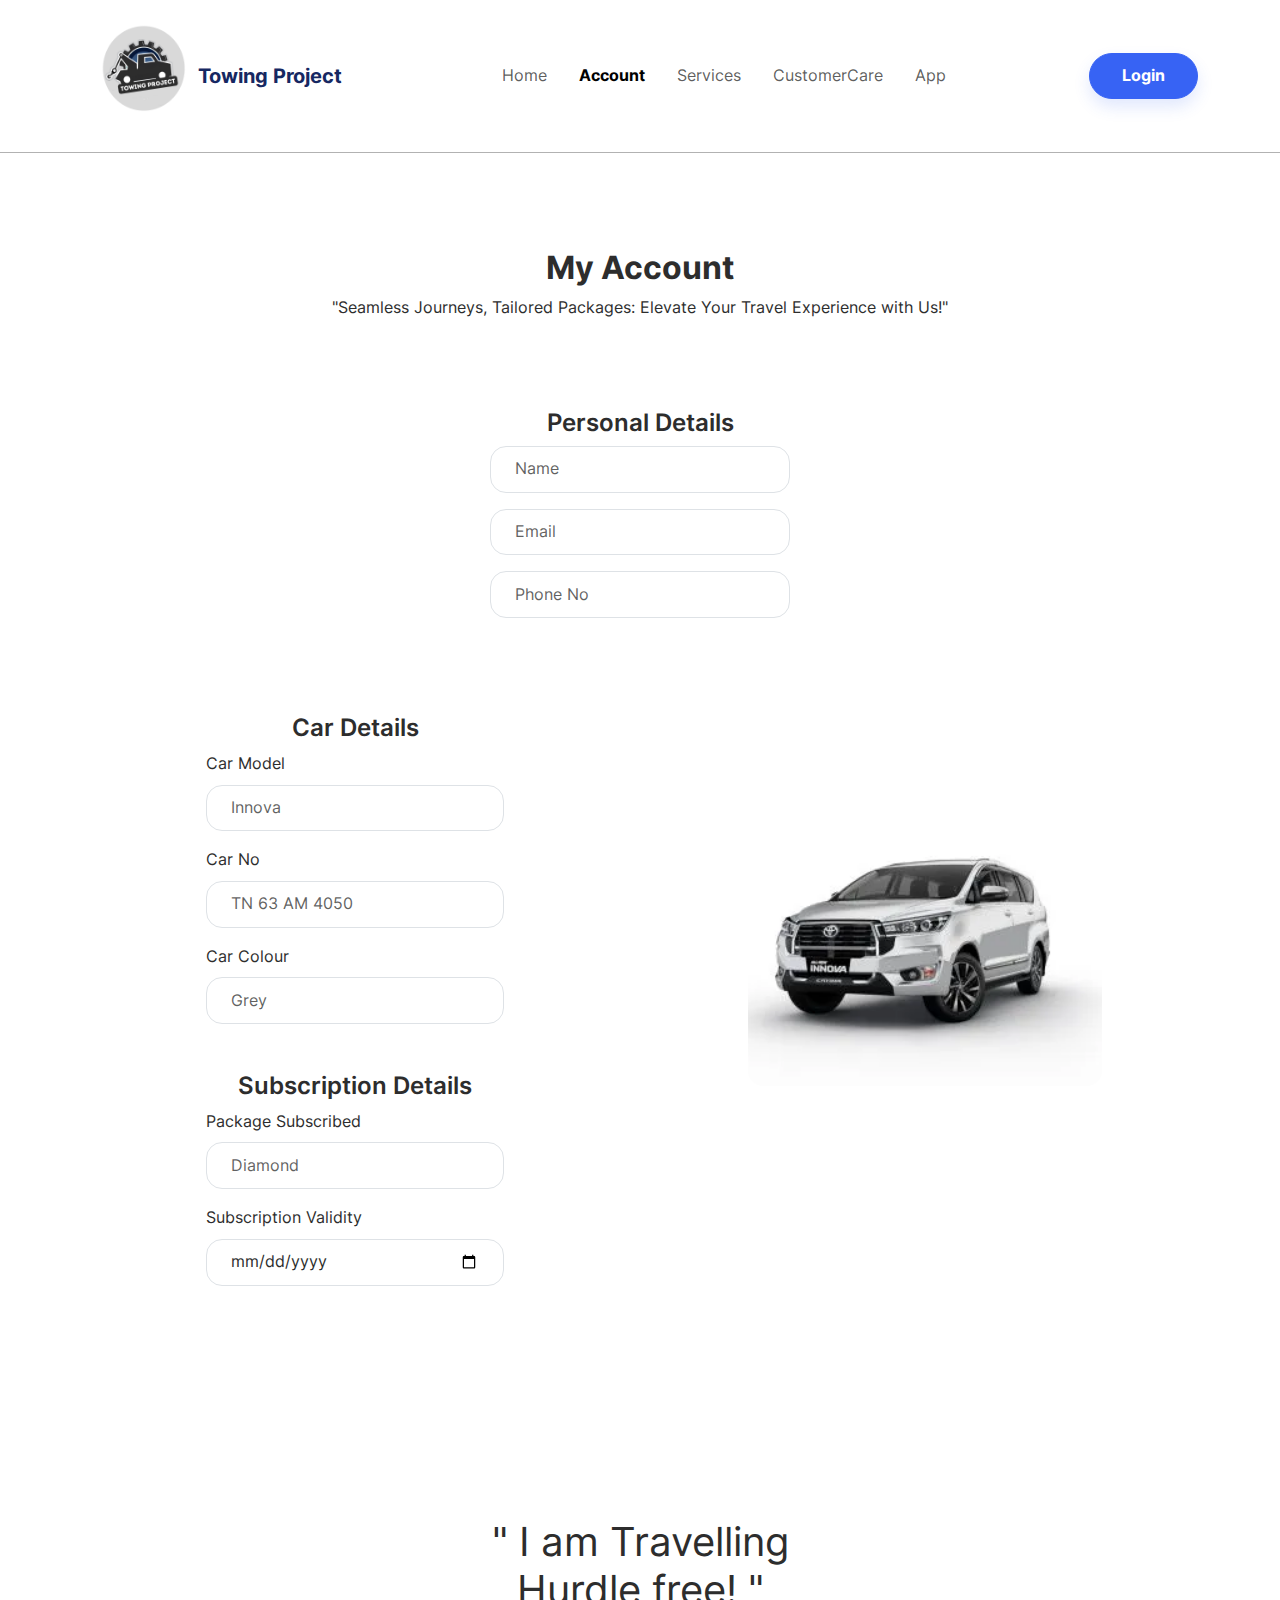
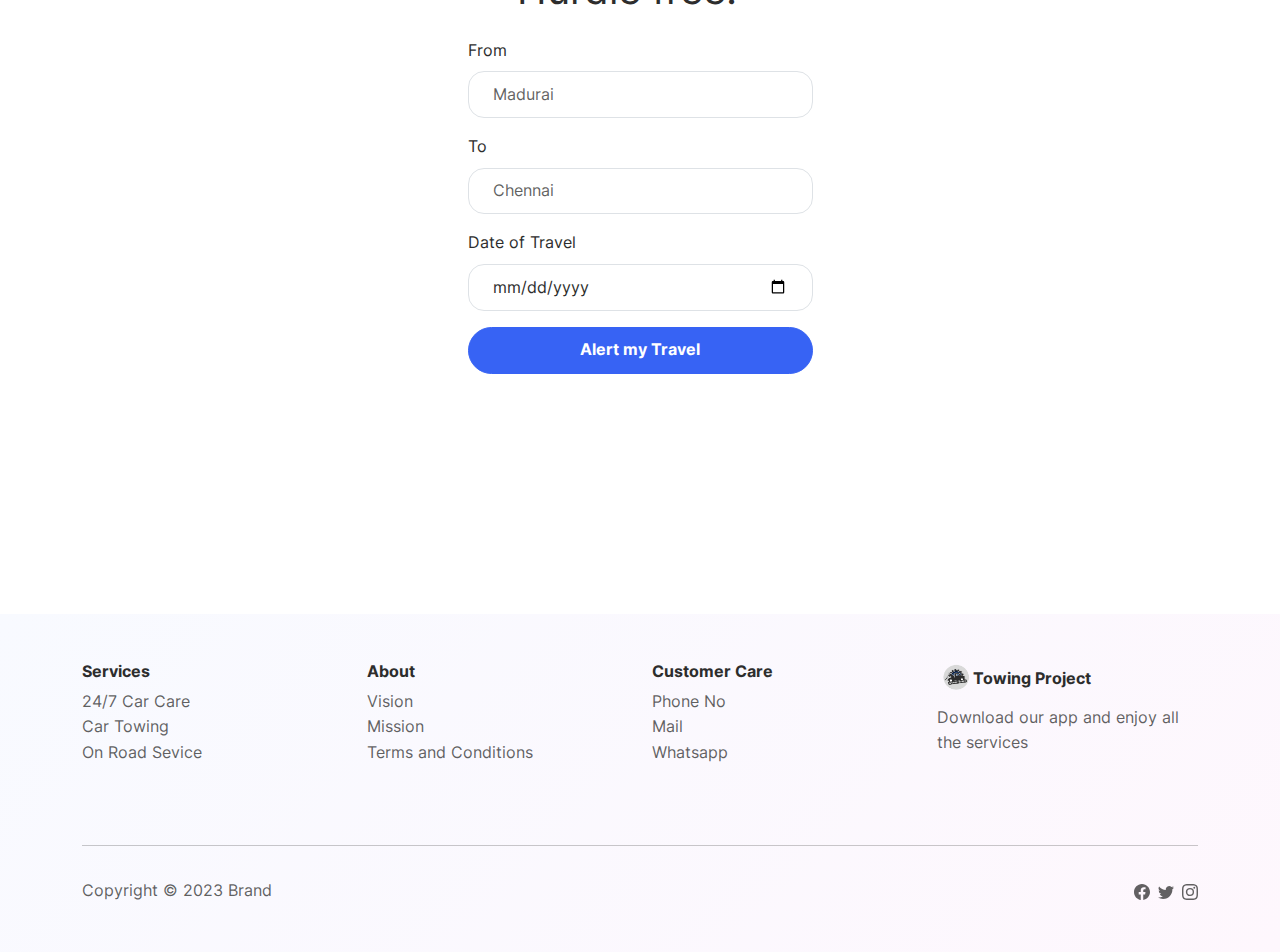
<file: accounts.html>
<!DOCTYPE html><html data-bs-theme="light" lang="en"><head><meta charset="utf-8"><meta name="viewport" content="width=device-width, initial-scale=1.0, shrink-to-fit=no"><title>Pricing - Brand</title><link rel="stylesheet" href="/assets/bootstrap/css/bootstrap.min.css?h=996dc642b1d24f33bd052ed328aa38bc"><link rel="stylesheet" href="/assets/css/styles.min.css?h=badca28877db29470e0ccb1e749b1130"></head><body><!-- Start: Navbar Centered Links --><nav class="navbar navbar-expand-md sticky-top navbar-shrink py-3 navbar-light" id="mainNav" style="border-color: var(--bs-navbar-disabled-color);"><div class="container"><img src="/assets/img/TOWING%20PROJECT%20logo.png?h=7b2fe3599078166e184814cab0238b56" width="116" height="120"><a class="navbar-brand d-flex align-items-center" href="/"><span class="text-primary-emphasis">Towing Project</span></a><button data-bs-toggle="collapse" class="navbar-toggler" data-bs-target="#navcol-1"><span class="visually-hidden">Toggle navigation</span><span class="navbar-toggler-icon"></span></button><div class="collapse navbar-collapse" id="navcol-1"><ul class="navbar-nav mx-auto"><li class="nav-item"><a class="nav-link" href="/index.html">Home</a></li><li class="nav-item"></li><li class="nav-item"></li><li class="nav-item"><a class="nav-link active" href="/accounts.html">Account</a></li><li class="nav-item" style="display: flex;"><a class="nav-link" href="/services.html" style="font-family: Inter, sans-serif;">Services</a><a class="nav-link" href="/customercare.html">CustomerCare</a><a class="nav-link" href="/app.html" style="overflow: clip;">App</a></li></ul><a class="btn btn-primary shadow" role="button" href="/login.html">Login</a></div></div></nav><!-- End: Navbar Centered Links --><section class="py-5"><!-- Start: Features Cards --><div class="container py-4 py-xl-5" style="padding: 47px 12px;padding-bottom: 0px;"><div class="row mb-5"><div class="col-md-8 col-xl-10 text-center mx-auto"><h2 style="font-weight: bold;">My Account</h2><p class="w-lg-50">"Seamless Journeys, Tailored Packages: Elevate Your Travel Experience with Us!"</p></div><div class="col-xl-12"><!-- Start: Contact Details --><section class="position-relative py-4 py-xl-5"><div class="container position-relative"><div class="row d-flex justify-content-center"><div class="col-md-6 col-lg-5 col-xl-4"><div><form class="p-3 p-xl-4" method="post"><h4 class="fw-semibold text-center">Personal Details</h4><!-- Start: Success Example --><div class="mb-3"><input class="form-control" type="text" id="name-1" name="name" placeholder="Name"></div><!-- End: Success Example --><!-- Start: Error Example --><div class="mb-3"><input class="form-control" type="email" id="email-1" name="email" placeholder="Email"></div><!-- End: Error Example --><div class="mb-3"></div><div><form><input class="form-control" type="tel" placeholder="Phone No"></form></div></form></div></div></div></div></section><!-- End: Contact Details --></div><div class="col"><div class="row gy-4 gy-md-0"><div class="col-md-6 text-center text-md-start d-flex d-sm-flex d-md-flex justify-content-center align-items-center justify-content-md-start align-items-md-center justify-content-xl-center"><div style="max-width: 350px;"><form class="p-3 p-xl-4" method="post"><h4 class="fw-semibold text-center">Car Details</h4><!-- Start: Success Example --><div class="mb-3"><label class="form-label">Car Model</label><input class="form-control" type="text" id="name-2" name="name" placeholder="Innova"></div><!-- End: Success Example --><!-- Start: Error Example --><div class="mb-3"><label class="form-label">Car No</label><input class="form-control" type="email" id="email-2" name="email" placeholder="TN 63 AM 4050"></div><!-- End: Error Example --><div class="mb-3"></div><div><form><label class="form-label">Car Colour</label><input class="form-control" type="tel" placeholder="Grey "></form></div></form><form class="p-3 p-xl-4" method="post"><h4 class="fw-semibold text-center">Subscription Details</h4><label class="form-label">Package Subscribed</label><!-- Start: Success Example --><div class="mb-3"><input class="form-control" type="text" id="name-3" name="name" placeholder="Diamond"></div><!-- End: Success Example --><label class="form-label">Subscription Validity</label><!-- Start: Error Example --><div class="mb-3"><input class="form-control" type="date" value="12/12/2024"></div><!-- End: Error Example --><div class="mb-3"></div><div></div></form></div></div><div class="col-md-6"><div class="p-xl-5 m-xl-5"><img class="rounded img-fluid w-100 fit-cover" style="min-height: 300px;" src="/assets/img/team/clipboard-image-1.png?h=847cf29d2115e74f0f2f43d38fdb6432" width="354" height="300"></div></div></div></div></div><!-- Start: Contact Form Basic --><section class="position-relative py-4 py-xl-5"><div class="container position-relative"><div class="row d-flex justify-content-center"><div class="col-md-8 col-lg-6 col-xl-5 col-xxl-4"><div class="card mb-5"><div class="card-body p-sm-5"><h2 class="fs-1 text-center mb-4">" I am Travelling Hurdle free! "</h2><form method="post"><!-- Start: Success Example --><div class="mb-3"><label class="form-label">From</label><input class="form-control" type="text" id="name-4" name="name" placeholder="Madurai"></div><!-- End: Success Example --><!-- Start: Success Example --><div class="mb-3"><label class="form-label">To</label><input class="form-control" type="text" id="name-5" placeholder="Chennai"></div><!-- End: Success Example --><!-- Start: Error Example --><div class="mb-3"><label class="form-label">Date of Travel</label><input class="form-control" type="date"></div><!-- End: Error Example --><div class="mb-3"></div><div><button class="btn btn-primary d-block w-100" type="submit">Alert my Travel</button></div></form></div></div></div></div></div></section><!-- End: Contact Form Basic --></div><!-- End: Features Cards --></section><!-- Start: Footer Multi Column --><footer class="bg-primary-gradient"><div class="container py-4 py-lg-5"><div class="row justify-content-center"><!-- Start: Services --><div class="col-sm-4 col-md-3 text-center text-lg-start d-flex flex-column"><h3 class="fs-6 fw-bold">Services</h3><ul class="list-unstyled"><li><a href="#">24/7 Car Care</a></li><li><a href="#">Car Towing</a></li><li><a href="#">On Road Sevice</a></li></ul></div><!-- End: Services --><!-- Start: About --><div class="col-sm-4 col-md-3 text-center text-lg-start d-flex flex-column"><h3 class="fs-6 fw-bold">About</h3><ul class="list-unstyled"><li><a href="#">Vision</a></li><li><a href="#">Mission</a></li><li><a href="#">Terms and Conditions</a></li></ul></div><!-- End: About --><!-- Start: Careers --><div class="col-sm-4 col-md-3 text-center text-lg-start d-flex flex-column"><h3 class="fs-6 fw-bold">Customer Care</h3><ul class="list-unstyled"><li><a href="#">Phone No</a></li><li><a href="#">Mail</a></li><li><a href="#">Whatsapp</a></li><li></li></ul></div><!-- End: Careers --><!-- Start: Social Icons --><div class="col-lg-3 text-center text-lg-start d-flex flex-column align-items-center order-first align-items-lg-start order-lg-last"><div class="fw-bold d-flex align-items-center mb-2"><span style="position: relative;"><img src="/assets/img/TOWING%20PROJECT%20logo.png?h=7b2fe3599078166e184814cab0238b56" width="36" height="35" style="padding-bottom: 0px;position: static;">Towing Project</span></div><p class="text-muted">Download our app and enjoy all the services</p></div><!-- End: Social Icons --></div><hr><div class="text-muted d-flex justify-content-between align-items-center pt-3"><p class="mb-0">Copyright © 2023 Brand</p><ul class="list-inline mb-0"><li class="list-inline-item"><svg xmlns="http://www.w3.org/2000/svg" width="1em" height="1em" fill="currentColor" viewBox="0 0 16 16" class="bi bi-facebook">
  <path d="M16 8.049c0-4.446-3.582-8.05-8-8.05C3.58 0-.002 3.603-.002 8.05c0 4.017 2.926 7.347 6.75 7.951v-5.625h-2.03V8.05H6.75V6.275c0-2.017 1.195-3.131 3.022-3.131.876 0 1.791.157 1.791.157v1.98h-1.009c-.993 0-1.303.621-1.303 1.258v1.51h2.218l-.354 2.326H9.25V16c3.824-.604 6.75-3.934 6.75-7.951z"></path>
</svg></li><li class="list-inline-item"><svg xmlns="http://www.w3.org/2000/svg" width="1em" height="1em" fill="currentColor" viewBox="0 0 16 16" class="bi bi-twitter">
  <path d="M5.026 15c6.038 0 9.341-5.003 9.341-9.334 0-.14 0-.282-.006-.422A6.685 6.685 0 0 0 16 3.542a6.658 6.658 0 0 1-1.889.518 3.301 3.301 0 0 0 1.447-1.817 6.533 6.533 0 0 1-2.087.793A3.286 3.286 0 0 0 7.875 6.03a9.325 9.325 0 0 1-6.767-3.429 3.289 3.289 0 0 0 1.018 4.382A3.323 3.323 0 0 1 .64 6.575v.045a3.288 3.288 0 0 0 2.632 3.218 3.203 3.203 0 0 1-.865.115 3.23 3.23 0 0 1-.614-.057 3.283 3.283 0 0 0 3.067 2.277A6.588 6.588 0 0 1 .78 13.58a6.32 6.32 0 0 1-.78-.045A9.344 9.344 0 0 0 5.026 15z"></path>
</svg></li><li class="list-inline-item"><svg xmlns="http://www.w3.org/2000/svg" width="1em" height="1em" fill="currentColor" viewBox="0 0 16 16" class="bi bi-instagram">
  <path d="M8 0C5.829 0 5.556.01 4.703.048 3.85.088 3.269.222 2.76.42a3.917 3.917 0 0 0-1.417.923A3.927 3.927 0 0 0 .42 2.76C.222 3.268.087 3.85.048 4.7.01 5.555 0 5.827 0 8.001c0 2.172.01 2.444.048 3.297.04.852.174 1.433.372 1.942.205.526.478.972.923 1.417.444.445.89.719 1.416.923.51.198 1.09.333 1.942.372C5.555 15.99 5.827 16 8 16s2.444-.01 3.298-.048c.851-.04 1.434-.174 1.943-.372a3.916 3.916 0 0 0 1.416-.923c.445-.445.718-.891.923-1.417.197-.509.332-1.09.372-1.942C15.99 10.445 16 10.173 16 8s-.01-2.445-.048-3.299c-.04-.851-.175-1.433-.372-1.941a3.926 3.926 0 0 0-.923-1.417A3.911 3.911 0 0 0 13.24.42c-.51-.198-1.092-.333-1.943-.372C10.443.01 10.172 0 7.998 0h.003zm-.717 1.442h.718c2.136 0 2.389.007 3.232.046.78.035 1.204.166 1.486.275.373.145.64.319.92.599.28.28.453.546.598.92.11.281.24.705.275 1.485.039.843.047 1.096.047 3.231s-.008 2.389-.047 3.232c-.035.78-.166 1.203-.275 1.485a2.47 2.47 0 0 1-.599.919c-.28.28-.546.453-.92.598-.28.11-.704.24-1.485.276-.843.038-1.096.047-3.232.047s-2.39-.009-3.233-.047c-.78-.036-1.203-.166-1.485-.276a2.478 2.478 0 0 1-.92-.598 2.48 2.48 0 0 1-.6-.92c-.109-.281-.24-.705-.275-1.485-.038-.843-.046-1.096-.046-3.233 0-2.136.008-2.388.046-3.231.036-.78.166-1.204.276-1.486.145-.373.319-.64.599-.92.28-.28.546-.453.92-.598.282-.11.705-.24 1.485-.276.738-.034 1.024-.044 2.515-.045v.002zm4.988 1.328a.96.96 0 1 0 0 1.92.96.96 0 0 0 0-1.92zm-4.27 1.122a4.109 4.109 0 1 0 0 8.217 4.109 4.109 0 0 0 0-8.217zm0 1.441a2.667 2.667 0 1 1 0 5.334 2.667 2.667 0 0 1 0-5.334z"></path>
</svg></li></ul></div></div></footer><!-- End: Footer Multi Column --><script src="https://cdn.jsdelivr.net/npm/bootstrap@5.3.2/dist/js/bootstrap.bundle.min.js"></script><script src="/assets/js/script.min.js?h=d4097c2e4fdde10b09f51587d67c4cce"></script></body></html>
</file>
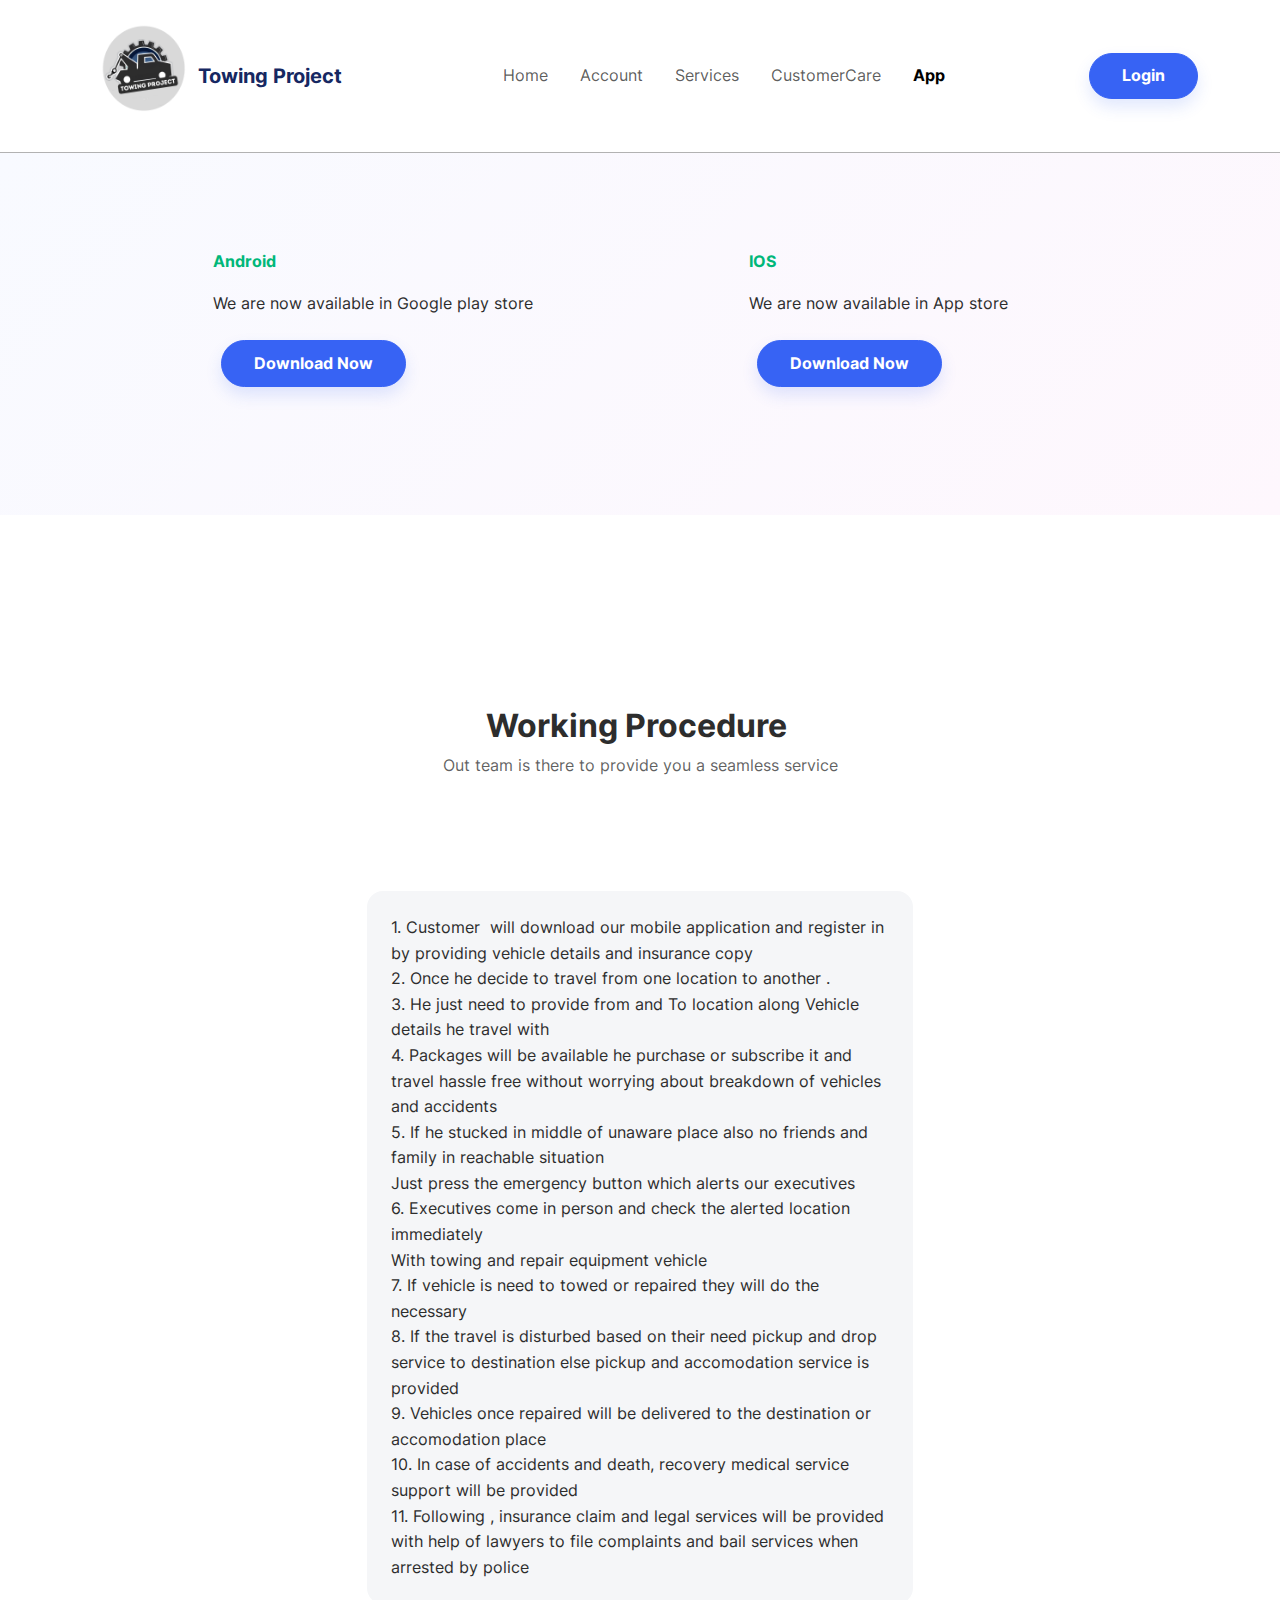
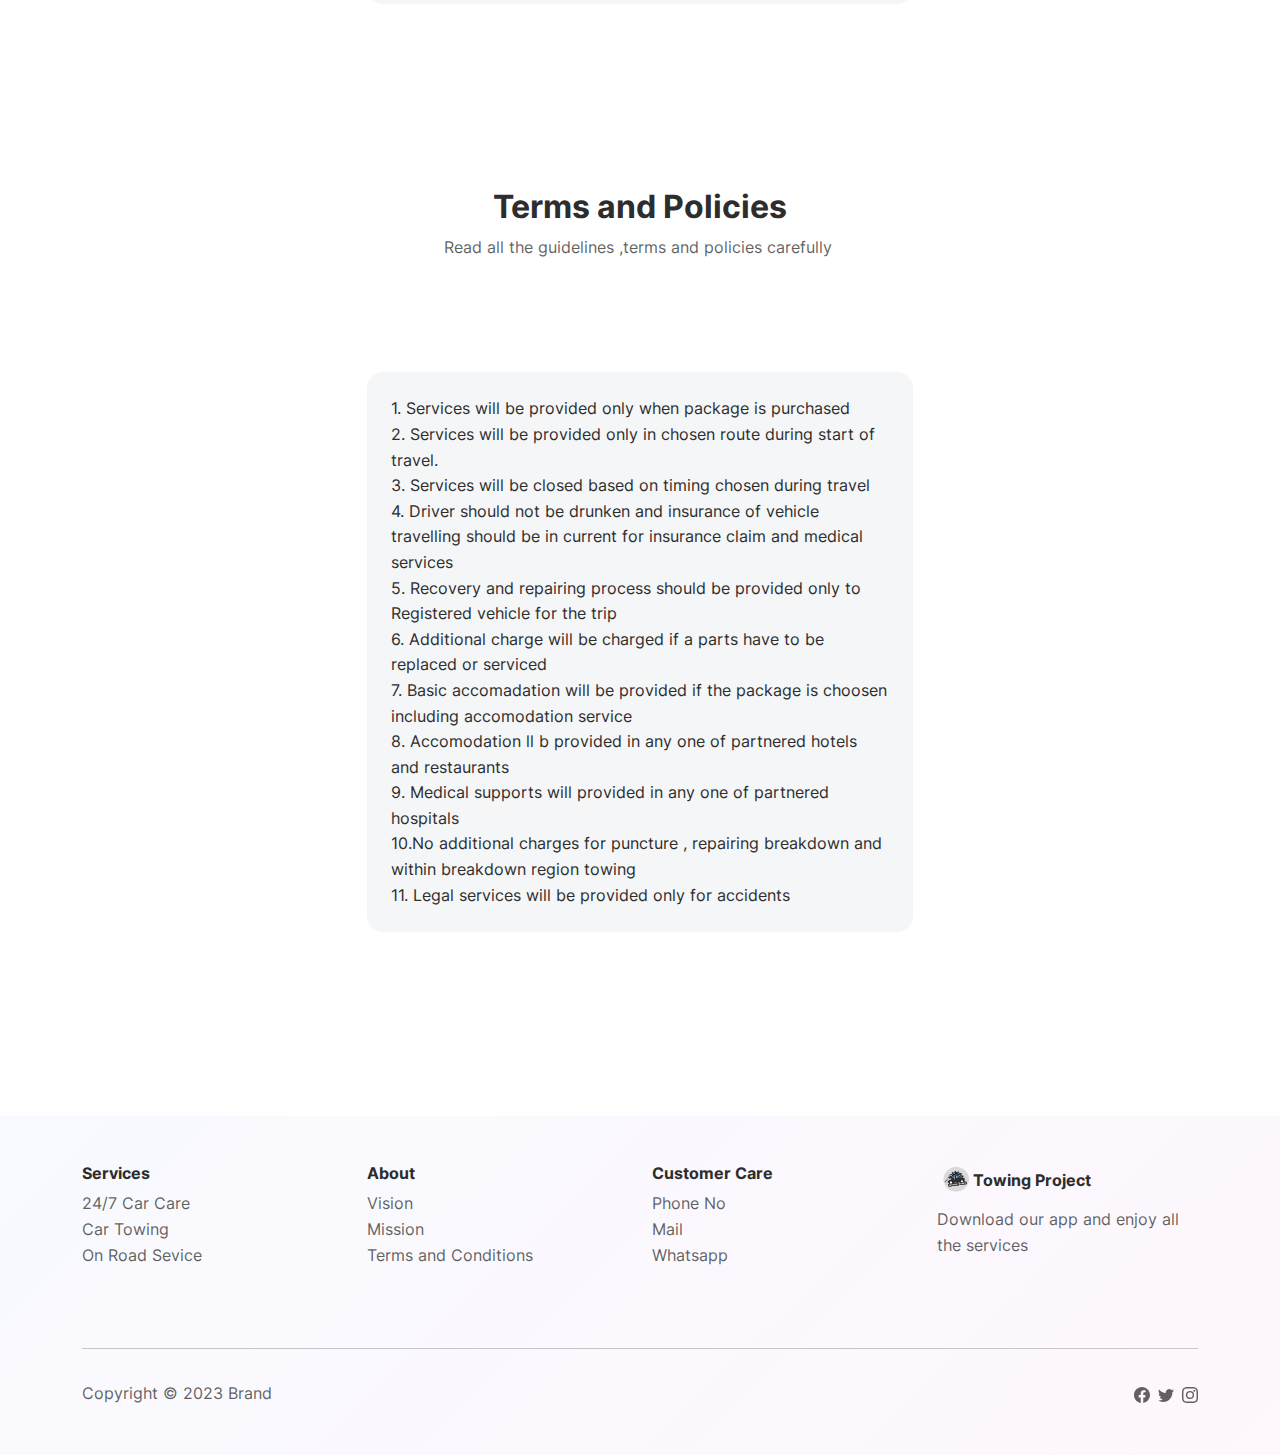
<file: app.html>
<!DOCTYPE html><html data-bs-theme="light" lang="en"><head><meta charset="utf-8"><meta name="viewport" content="width=device-width, initial-scale=1.0, shrink-to-fit=no"><title>Home - Brand</title><link rel="stylesheet" href="/assets/bootstrap/css/bootstrap.min.css?h=996dc642b1d24f33bd052ed328aa38bc"><link rel="stylesheet" href="/assets/css/styles.min.css?h=badca28877db29470e0ccb1e749b1130"></head><body><!-- Start: Navbar Centered Links --><nav class="navbar navbar-expand-md sticky-top navbar-shrink py-3 navbar-light" id="mainNav" style="border-color: var(--bs-navbar-disabled-color);"><div class="container"><img src="/assets/img/TOWING%20PROJECT%20logo.png?h=7b2fe3599078166e184814cab0238b56" width="116" height="120"><a class="navbar-brand d-flex align-items-center" href="/"><span class="text-primary-emphasis">Towing Project</span></a><button data-bs-toggle="collapse" class="navbar-toggler" data-bs-target="#navcol-1"><span class="visually-hidden">Toggle navigation</span><span class="navbar-toggler-icon"></span></button><div class="collapse navbar-collapse" id="navcol-1"><ul class="navbar-nav mx-auto"><li class="nav-item"><a class="nav-link" href="/index.html">Home</a></li><li class="nav-item"></li><li class="nav-item"></li><li class="nav-item"><a class="nav-link" href="/accounts.html">Account</a></li><li class="nav-item" style="display: flex;"><a class="nav-link" href="/services.html" style="font-family: Inter, sans-serif;">Services</a><a class="nav-link" href="/customercare.html">CustomerCare</a><a class="nav-link active" href="/app.html" style="overflow: clip;">App</a></li></ul><a class="btn btn-primary shadow" role="button" href="/login.html">Login</a></div></div></nav><!-- End: Navbar Centered Links --><header class="bg-primary-gradient"><!-- Start: Hero Clean Reverse --><div class="container py-5"><div class="row py-5"><div class="col-md-6 col-xl-5 text-center text-md-start d-flex d-sm-flex d-md-flex justify-content-center align-items-center justify-content-md-start align-items-md-center justify-content-xl-end mb-4"><div style="max-width: 450px;"><p class="fw-bold text-success mb-2">Android</p><p class="my-3">We are now available in Google play store</p><form class="d-flex justify-content-center flex-wrap justify-content-md-start flex-lg-nowrap" method="post" data-bs-theme="light"><div class="my-2 me-2"></div><div class="my-2"><button class="btn btn-primary shadow" type="submit">Download Now</button></div></form></div></div><div class="col-md-6 col-xl-5 text-center text-md-start d-flex d-sm-flex d-md-flex justify-content-center align-items-center justify-content-md-start align-items-md-center justify-content-xl-end mb-4"><div style="max-width: 450px;"><p class="fw-bold text-success mb-2">IOS</p><p class="my-3">We are now available in App store</p><form class="d-flex justify-content-center flex-wrap justify-content-md-start flex-lg-nowrap" method="post" data-bs-theme="light"><div class="my-2 me-2"></div><div class="my-2"><button class="btn btn-primary shadow" type="submit">Download Now</button></div></form></div></div></div></div><!-- End: Hero Clean Reverse --></header><section class="py-5"></section><section></section><section class="py-5"><!-- Start: Testimonials --><div class="container py-5"><div class="row mb-5"><div class="col-md-8 col-xl-6 text-center mx-auto"><h2 class="fw-bold">Working Procedure&nbsp;</h2><p class="text-muted">Out team is there to provide you a seamless service</p></div></div><div class="row row-cols-1 row-cols-sm-2 row-cols-lg-3 d-sm-flex justify-content-sm-center"><div class="col-xl-6 mb-4"><div class="d-flex flex-column align-items-center align-items-sm-start"><p class="bg-body-tertiary border rounded border-0 border-light p-4">1. Customer&nbsp; will download our mobile application&nbsp;and register in by providing vehicle details and insurance copy<br>2. Once he decide to travel from one location to another .<br>3. He just need to provide from and To&nbsp;location&nbsp;along Vehicle details he travel with <br>4. Packages will be available he purchase or subscribe it and travel hassle free without worrying about breakdown of vehicles and accidents<br>5. If he stucked in middle of unaware place also no friends and family in reachable situation <br>Just press the emergency button which alerts our executives <br>6. Executives come in person and check the alerted location immediately<br>With towing and repair equipment vehicle<br>7. If vehicle is need to towed or repaired they will do the necessary<br>8. If the travel is disturbed based on their need pickup and drop service to destination else pickup and accomodation service is provided<br>9. Vehicles once repaired will be delivered to the destination or accomodation place<br>10. In case of accidents and death,&nbsp;recovery&nbsp;medical service support will be provided <br>11. Following , insurance claim and&nbsp;legal services will be provided with help of lawyers to file complaints and bail services when arrested by police&nbsp;</p><div class="d-flex"><div></div></div></div></div></div></div><!-- End: Testimonials --><!-- Start: Testimonials --><div class="container py-5"><div class="row mb-5"><div class="col-md-8 col-xl-6 text-center mx-auto"><h2 class="fw-bold">Terms and Policies</h2><p class="text-muted">Read all the guidelines ,terms and policies carefully&nbsp;</p></div></div><div class="row row-cols-1 row-cols-sm-2 row-cols-lg-3 d-sm-flex justify-content-sm-center"><div class="col-xl-6 mb-4"><div class="d-flex flex-column align-items-center align-items-sm-start"><p class="bg-body-tertiary border rounded border-0 border-light p-4">1. Services will be provided only when package is purchased <br>2. Services will be provided only in chosen route during start of travel.<br>3. Services will be closed based on timing chosen during travel<br>4. Driver should not be drunken and insurance of vehicle travelling should be in current for insurance claim&nbsp;and medical services<br>5. Recovery and repairing process should be provided only to Registered vehicle for the trip <br>6. Additional charge will be charged if a parts have to be replaced or serviced <br>7. Basic accomadation will be provided if the package is choosen including accomodation service <br>8. Accomodation ll b provided in any one of partnered hotels and restaurants<br>9. Medical supports will provided in any one of partnered hospitals <br>10.No additional charges for puncture , repairing breakdown&nbsp;and within breakdown region towing<br>11. Legal services will be provided only for accidents</p><div class="d-flex"><div></div></div></div></div></div></div><!-- End: Testimonials --></section><!-- Start: Footer Multi Column --><footer class="bg-primary-gradient"><div class="container py-4 py-lg-5"><div class="row justify-content-center"><!-- Start: Services --><div class="col-sm-4 col-md-3 text-center text-lg-start d-flex flex-column"><h3 class="fs-6 fw-bold">Services</h3><ul class="list-unstyled"><li><a href="#">24/7 Car Care</a></li><li><a href="#">Car Towing</a></li><li><a href="#">On Road Sevice</a></li></ul></div><!-- End: Services --><!-- Start: About --><div class="col-sm-4 col-md-3 text-center text-lg-start d-flex flex-column"><h3 class="fs-6 fw-bold">About</h3><ul class="list-unstyled"><li><a href="#">Vision</a></li><li><a href="#">Mission</a></li><li><a href="#">Terms and Conditions</a></li></ul></div><!-- End: About --><!-- Start: Careers --><div class="col-sm-4 col-md-3 text-center text-lg-start d-flex flex-column"><h3 class="fs-6 fw-bold">Customer Care</h3><ul class="list-unstyled"><li><a href="#">Phone No</a></li><li><a href="#">Mail</a></li><li><a href="#">Whatsapp</a></li><li></li></ul></div><!-- End: Careers --><!-- Start: Social Icons --><div class="col-lg-3 text-center text-lg-start d-flex flex-column align-items-center order-first align-items-lg-start order-lg-last"><div class="fw-bold d-flex align-items-center mb-2"><span style="position: relative;"><img src="/assets/img/TOWING%20PROJECT%20logo.png?h=7b2fe3599078166e184814cab0238b56" width="36" height="35" style="padding-bottom: 0px;position: static;">Towing Project</span></div><p class="text-muted">Download our app and enjoy all the services</p></div><!-- End: Social Icons --></div><hr><div class="text-muted d-flex justify-content-between align-items-center pt-3"><p class="mb-0">Copyright © 2023 Brand</p><ul class="list-inline mb-0"><li class="list-inline-item"><svg xmlns="http://www.w3.org/2000/svg" width="1em" height="1em" fill="currentColor" viewBox="0 0 16 16" class="bi bi-facebook">
  <path d="M16 8.049c0-4.446-3.582-8.05-8-8.05C3.58 0-.002 3.603-.002 8.05c0 4.017 2.926 7.347 6.75 7.951v-5.625h-2.03V8.05H6.75V6.275c0-2.017 1.195-3.131 3.022-3.131.876 0 1.791.157 1.791.157v1.98h-1.009c-.993 0-1.303.621-1.303 1.258v1.51h2.218l-.354 2.326H9.25V16c3.824-.604 6.75-3.934 6.75-7.951z"></path>
</svg></li><li class="list-inline-item"><svg xmlns="http://www.w3.org/2000/svg" width="1em" height="1em" fill="currentColor" viewBox="0 0 16 16" class="bi bi-twitter">
  <path d="M5.026 15c6.038 0 9.341-5.003 9.341-9.334 0-.14 0-.282-.006-.422A6.685 6.685 0 0 0 16 3.542a6.658 6.658 0 0 1-1.889.518 3.301 3.301 0 0 0 1.447-1.817 6.533 6.533 0 0 1-2.087.793A3.286 3.286 0 0 0 7.875 6.03a9.325 9.325 0 0 1-6.767-3.429 3.289 3.289 0 0 0 1.018 4.382A3.323 3.323 0 0 1 .64 6.575v.045a3.288 3.288 0 0 0 2.632 3.218 3.203 3.203 0 0 1-.865.115 3.23 3.23 0 0 1-.614-.057 3.283 3.283 0 0 0 3.067 2.277A6.588 6.588 0 0 1 .78 13.58a6.32 6.32 0 0 1-.78-.045A9.344 9.344 0 0 0 5.026 15z"></path>
</svg></li><li class="list-inline-item"><svg xmlns="http://www.w3.org/2000/svg" width="1em" height="1em" fill="currentColor" viewBox="0 0 16 16" class="bi bi-instagram">
  <path d="M8 0C5.829 0 5.556.01 4.703.048 3.85.088 3.269.222 2.76.42a3.917 3.917 0 0 0-1.417.923A3.927 3.927 0 0 0 .42 2.76C.222 3.268.087 3.85.048 4.7.01 5.555 0 5.827 0 8.001c0 2.172.01 2.444.048 3.297.04.852.174 1.433.372 1.942.205.526.478.972.923 1.417.444.445.89.719 1.416.923.51.198 1.09.333 1.942.372C5.555 15.99 5.827 16 8 16s2.444-.01 3.298-.048c.851-.04 1.434-.174 1.943-.372a3.916 3.916 0 0 0 1.416-.923c.445-.445.718-.891.923-1.417.197-.509.332-1.09.372-1.942C15.99 10.445 16 10.173 16 8s-.01-2.445-.048-3.299c-.04-.851-.175-1.433-.372-1.941a3.926 3.926 0 0 0-.923-1.417A3.911 3.911 0 0 0 13.24.42c-.51-.198-1.092-.333-1.943-.372C10.443.01 10.172 0 7.998 0h.003zm-.717 1.442h.718c2.136 0 2.389.007 3.232.046.78.035 1.204.166 1.486.275.373.145.64.319.92.599.28.28.453.546.598.92.11.281.24.705.275 1.485.039.843.047 1.096.047 3.231s-.008 2.389-.047 3.232c-.035.78-.166 1.203-.275 1.485a2.47 2.47 0 0 1-.599.919c-.28.28-.546.453-.92.598-.28.11-.704.24-1.485.276-.843.038-1.096.047-3.232.047s-2.39-.009-3.233-.047c-.78-.036-1.203-.166-1.485-.276a2.478 2.478 0 0 1-.92-.598 2.48 2.48 0 0 1-.6-.92c-.109-.281-.24-.705-.275-1.485-.038-.843-.046-1.096-.046-3.233 0-2.136.008-2.388.046-3.231.036-.78.166-1.204.276-1.486.145-.373.319-.64.599-.92.28-.28.546-.453.92-.598.282-.11.705-.24 1.485-.276.738-.034 1.024-.044 2.515-.045v.002zm4.988 1.328a.96.96 0 1 0 0 1.92.96.96 0 0 0 0-1.92zm-4.27 1.122a4.109 4.109 0 1 0 0 8.217 4.109 4.109 0 0 0 0-8.217zm0 1.441a2.667 2.667 0 1 1 0 5.334 2.667 2.667 0 0 1 0-5.334z"></path>
</svg></li></ul></div></div></footer><!-- End: Footer Multi Column --><script src="https://cdn.jsdelivr.net/npm/bootstrap@5.3.2/dist/js/bootstrap.bundle.min.js"></script><script src="/assets/js/script.min.js?h=d4097c2e4fdde10b09f51587d67c4cce"></script></body></html>
</file>
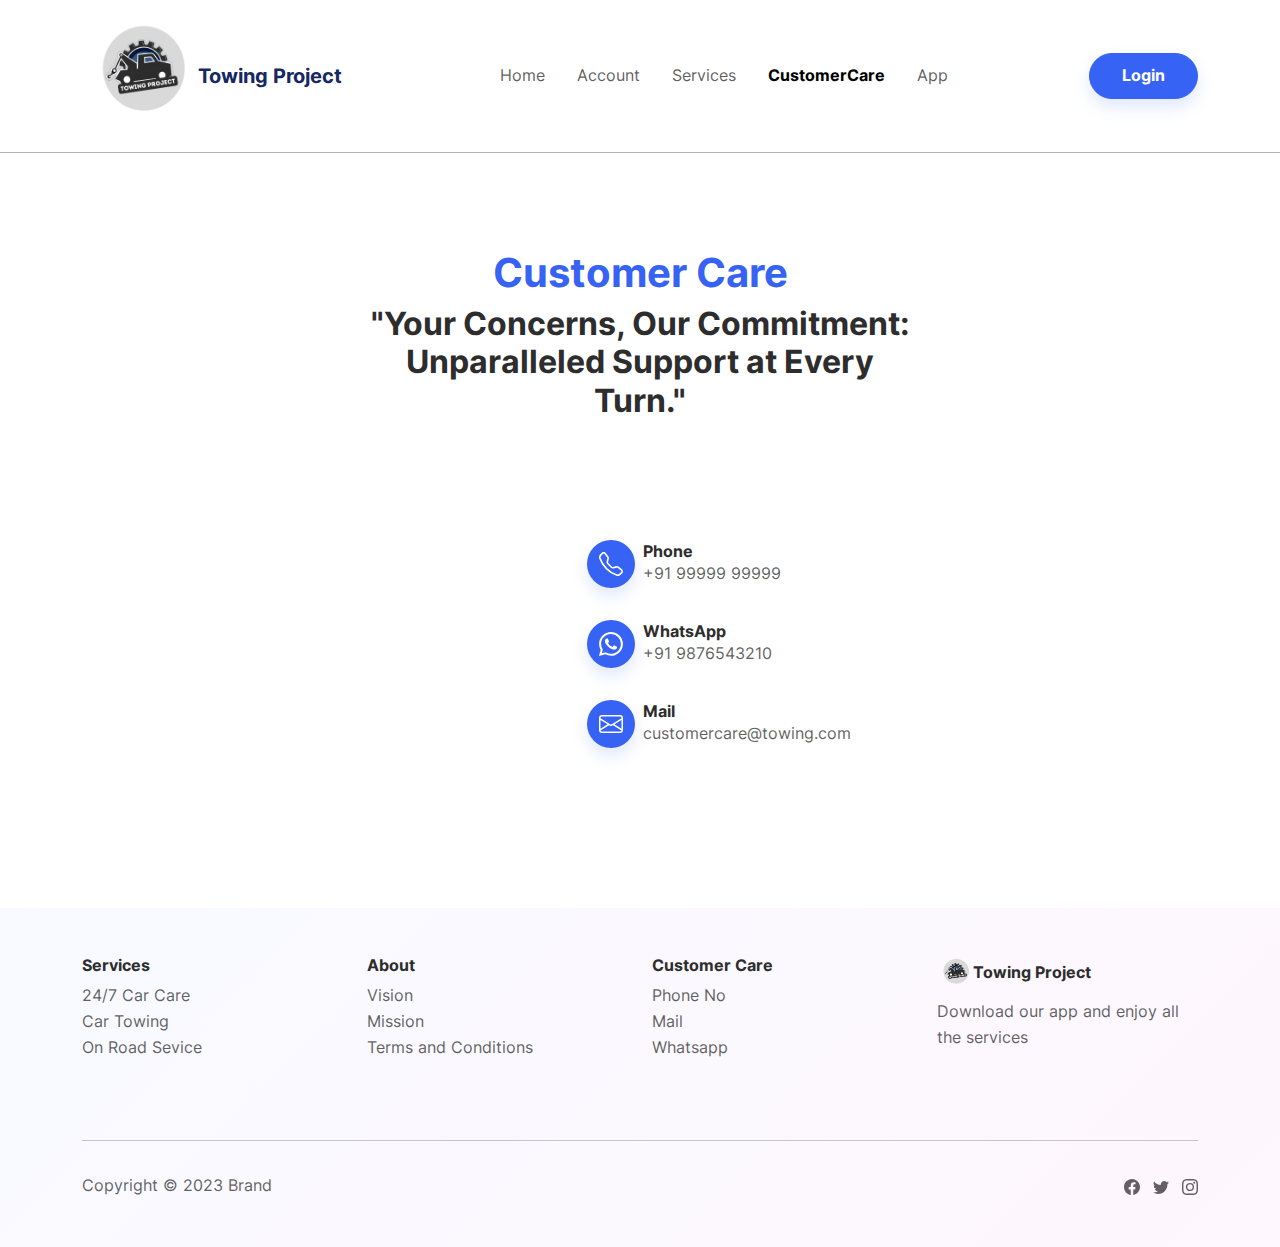
<file: customercare.html>
<!DOCTYPE html>
<html data-bs-theme="light" lang="en">
  <head>
    <meta charset="utf-8" />
    <meta
      name="viewport"
      content="width=device-width, initial-scale=1.0, shrink-to-fit=no"
    />
    <title>Contacts - Brand</title>
    <link
      rel="stylesheet"
      href="/assets/bootstrap/css/bootstrap.min.css?h=996dc642b1d24f33bd052ed328aa38bc"
    />
    <link
      rel="stylesheet"
      href="/assets/css/styles.min.css?h=badca28877db29470e0ccb1e749b1130"
    />
  </head>
  <body>
    <!-- Start: Navbar Centered Links -->
    <nav
      class="navbar navbar-expand-md sticky-top navbar-shrink py-3 navbar-light"
      id="mainNav"
      style="border-color: var(--bs-navbar-disabled-color)"
    >
      <div class="container">
        <img
          src="/assets/img/TOWING%20PROJECT%20logo.png?h=7b2fe3599078166e184814cab0238b56"
          width="116"
          height="120"
        /><a class="navbar-brand d-flex align-items-center" href="/"
          ><span class="text-primary-emphasis">Towing Project</span></a
        ><button
          data-bs-toggle="collapse"
          class="navbar-toggler"
          data-bs-target="#navcol-1"
        >
          <span class="visually-hidden">Toggle navigation</span
          ><span class="navbar-toggler-icon"></span>
        </button>
        <div class="collapse navbar-collapse" id="navcol-1">
          <ul class="navbar-nav mx-auto">
            <li class="nav-item">
              <a class="nav-link" href="/index.html">Home</a>
            </li>
            <li class="nav-item"></li>
            <li class="nav-item"></li>
            <li class="nav-item">
              <a class="nav-link" href="/accounts.html">Account</a>
            </li>
            <li class="nav-item" style="display: flex">
              <a
                class="nav-link"
                href="/services.html"
                style="font-family: Inter, sans-serif"
                >Services</a
              ><a class="nav-link active" href="/customercare.html"
                >CustomerCare</a
              ><a class="nav-link" href="/app.html" style="overflow: clip"
                >App</a
              >
            </li>
          </ul>
          <a class="btn btn-primary shadow" role="button" href="/login.html"
            >Login</a
          >
        </div>
      </div>
    </nav>
    <!-- End: Navbar Centered Links --><!-- Start: Contact Details -->
    <section class="py-5">
      <div class="container py-5">
        <h1
          style="
            font-weight: bold;
            text-align: center;
            color: var(--bs-link-color);
          "
        >
          Customer Care
        </h1>
        <div class="row mb-5">
          <div class="col-md-8 col-xl-6 text-center mx-auto">
            <h2 class="fw-bold">
              "Your Concerns, Our Commitment: Unparalleled Support at Every
              Turn."
            </h2>
          </div>
        </div>
        <div class="row d-flex justify-content-center">
          <div
            class="col-md-4 col-xl-4 d-flex justify-content-center justify-content-xl-start"
          >
            <div class="row d-flex justify-content-center">
              <div
                class="col-md-4 col-lg-6 col-xl-4 d-flex justify-content-center justify-content-xl-start"
              >
                <div
                  class="d-flex flex-wrap flex-md-column justify-content-md-start align-items-md-start h-100"
                >
                  <div class="d-flex align-items-center p-3">
                    <div
                      class="bs-icon-md bs-icon-circle bs-icon-primary shadow d-flex flex-shrink-0 justify-content-center align-items-center d-inline-block bs-icon bs-icon-md"
                    >
                      <svg
                        xmlns="http://www.w3.org/2000/svg"
                        width="1em"
                        height="1em"
                        fill="currentColor"
                        viewBox="0 0 16 16"
                        class="bi bi-telephone"
                      >
                        <path
                          d="M3.654 1.328a.678.678 0 0 0-1.015-.063L1.605 2.3c-.483.484-.661 1.169-.45 1.77a17.568 17.568 0 0 0 4.168 6.608 17.569 17.569 0 0 0 6.608 4.168c.601.211 1.286.033 1.77-.45l1.034-1.034a.678.678 0 0 0-.063-1.015l-2.307-1.794a.678.678 0 0 0-.58-.122l-2.19.547a1.745 1.745 0 0 1-1.657-.459L5.482 8.062a1.745 1.745 0 0 1-.46-1.657l.548-2.19a.678.678 0 0 0-.122-.58L3.654 1.328zM1.884.511a1.745 1.745 0 0 1 2.612.163L6.29 2.98c.329.423.445.974.315 1.494l-.547 2.19a.678.678 0 0 0 .178.643l2.457 2.457a.678.678 0 0 0 .644.178l2.189-.547a1.745 1.745 0 0 1 1.494.315l2.306 1.794c.829.645.905 1.87.163 2.611l-1.034 1.034c-.74.74-1.846 1.065-2.877.702a18.634 18.634 0 0 1-7.01-4.42 18.634 18.634 0 0 1-4.42-7.009c-.362-1.03-.037-2.137.703-2.877L1.885.511z"
                        ></path>
                      </svg>
                    </div>
                    <div class="px-2">
                      <h6 class="fw-bold mb-0">Phone</h6>
                      <p class="text-muted mb-0">+91 99999 99999</p>
                    </div>
                  </div>
                  <div class="d-flex align-items-center p-3">
                    <div
                      class="bs-icon-md bs-icon-circle bs-icon-primary shadow d-flex flex-shrink-0 justify-content-center align-items-center d-inline-block bs-icon bs-icon-md"
                    >
                      <svg
                        xmlns="http://www.w3.org/2000/svg"
                        width="1em"
                        height="1em"
                        fill="currentColor"
                        viewBox="0 0 16 16"
                        class="bi bi-whatsapp"
                      >
                        <path
                          d="M13.601 2.326A7.854 7.854 0 0 0 7.994 0C3.627 0 .068 3.558.064 7.926c0 1.399.366 2.76 1.057 3.965L0 16l4.204-1.102a7.933 7.933 0 0 0 3.79.965h.004c4.368 0 7.926-3.558 7.93-7.93A7.898 7.898 0 0 0 13.6 2.326zM7.994 14.521a6.573 6.573 0 0 1-3.356-.92l-.24-.144-2.494.654.666-2.433-.156-.251a6.56 6.56 0 0 1-1.007-3.505c0-3.626 2.957-6.584 6.591-6.584a6.56 6.56 0 0 1 4.66 1.931 6.557 6.557 0 0 1 1.928 4.66c-.004 3.639-2.961 6.592-6.592 6.592zm3.615-4.934c-.197-.099-1.17-.578-1.353-.646-.182-.065-.315-.099-.445.099-.133.197-.513.646-.627.775-.114.133-.232.148-.43.05-.197-.1-.836-.308-1.592-.985-.59-.525-.985-1.175-1.103-1.372-.114-.198-.011-.304.088-.403.087-.088.197-.232.296-.346.1-.114.133-.198.198-.33.065-.134.034-.248-.015-.347-.05-.099-.445-1.076-.612-1.47-.16-.389-.323-.335-.445-.34-.114-.007-.247-.007-.38-.007a.729.729 0 0 0-.529.247c-.182.198-.691.677-.691 1.654 0 .977.71 1.916.81 2.049.098.133 1.394 2.132 3.383 2.992.47.205.84.326 1.129.418.475.152.904.129 1.246.08.38-.058 1.171-.48 1.338-.943.164-.464.164-.86.114-.943-.049-.084-.182-.133-.38-.232z"
                        ></path>
                      </svg>
                    </div>
                    <div class="px-2">
                      <h6 class="fw-bold mb-0">WhatsApp</h6>
                      <p class="text-muted mb-0">+91 9876543210</p>
                    </div>
                  </div>
                  <div class="d-flex align-items-center p-3">
                    <div
                      class="bs-icon-md bs-icon-circle bs-icon-primary shadow d-flex flex-shrink-0 justify-content-center align-items-center d-inline-block bs-icon bs-icon-md"
                    >
                      <svg
                        xmlns="http://www.w3.org/2000/svg"
                        width="1em"
                        height="1em"
                        fill="currentColor"
                        viewBox="0 0 16 16"
                        class="bi bi-envelope"
                      >
                        <path
                          d="M0 4a2 2 0 0 1 2-2h12a2 2 0 0 1 2 2v8a2 2 0 0 1-2 2H2a2 2 0 0 1-2-2V4Zm2-1a1 1 0 0 0-1 1v.217l7 4.2 7-4.2V4a1 1 0 0 0-1-1H2Zm13 2.383-4.708 2.825L15 11.105V5.383Zm-.034 6.876-5.64-3.471L8 9.583l-1.326-.795-5.64 3.47A1 1 0 0 0 2 13h12a1 1 0 0 0 .966-.741ZM1 11.105l4.708-2.897L1 5.383v5.722Z"
                        ></path>
                      </svg>
                    </div>
                    <div class="px-2">
                      <h6 class="fw-bold mb-0">Mail</h6>
                      <p class="text-muted mb-0">customercare@towing.com</p>
                    </div>
                  </div>
                </div>
              </div>
            </div>
          </div>
        </div>
      </div>
    </section>
    <!-- End: Contact Details --><!-- Start: Footer Multi Column -->
    <footer class="bg-primary-gradient">
      <div class="container py-4 py-lg-5">
        <div class="row justify-content-center">
          <!-- Start: Services -->
          <div
            class="col-sm-4 col-md-3 text-center text-lg-start d-flex flex-column"
          >
            <h3 class="fs-6 fw-bold">Services</h3>
            <ul class="list-unstyled">
              <li><a href="#">24/7 Car Care</a></li>
              <li><a href="#">Car Towing</a></li>
              <li><a href="#">On Road Sevice</a></li>
            </ul>
          </div>
          <!-- End: Services --><!-- Start: About -->
          <div
            class="col-sm-4 col-md-3 text-center text-lg-start d-flex flex-column"
          >
            <h3 class="fs-6 fw-bold">About</h3>
            <ul class="list-unstyled">
              <li><a href="#">Vision</a></li>
              <li><a href="#">Mission</a></li>
              <li><a href="#">Terms and Conditions</a></li>
            </ul>
          </div>
          <!-- End: About --><!-- Start: Careers -->
          <div
            class="col-sm-4 col-md-3 text-center text-lg-start d-flex flex-column"
          >
            <h3 class="fs-6 fw-bold">Customer Care</h3>
            <ul class="list-unstyled">
              <li><a href="#">Phone No</a></li>
              <li><a href="#">Mail</a></li>
              <li><a href="#">Whatsapp</a></li>
              <li></li>
            </ul>
          </div>
          <!-- End: Careers --><!-- Start: Social Icons -->
          <div
            class="col-lg-3 text-center text-lg-start d-flex flex-column align-items-center order-first align-items-lg-start order-lg-last"
          >
            <div class="fw-bold d-flex align-items-center mb-2">
              <span style="position: relative"
                ><img
                  src="/assets/img/TOWING%20PROJECT%20logo.png?h=7b2fe3599078166e184814cab0238b56"
                  width="36"
                  height="35"
                  style="padding-bottom: 0px; position: static"
                />Towing Project</span
              >
            </div>
            <p class="text-muted">
              Download our app and enjoy all the services
            </p>
          </div>
          <!-- End: Social Icons -->
        </div>
        <hr />
        <div
          class="text-muted d-flex justify-content-between align-items-center pt-3"
        >
          <p class="mb-0">Copyright © 2023 Brand</p>
          <ul class="list-inline mb-0">
            <li class="list-inline-item">
              <svg
                xmlns="http://www.w3.org/2000/svg"
                width="1em"
                height="1em"
                fill="currentColor"
                viewBox="0 0 16 16"
                class="bi bi-facebook"
              >
                <path
                  d="M16 8.049c0-4.446-3.582-8.05-8-8.05C3.58 0-.002 3.603-.002 8.05c0 4.017 2.926 7.347 6.75 7.951v-5.625h-2.03V8.05H6.75V6.275c0-2.017 1.195-3.131 3.022-3.131.876 0 1.791.157 1.791.157v1.98h-1.009c-.993 0-1.303.621-1.303 1.258v1.51h2.218l-.354 2.326H9.25V16c3.824-.604 6.75-3.934 6.75-7.951z"
                ></path>
              </svg>
            </li>
            <li class="list-inline-item">
              <svg
                xmlns="http://www.w3.org/2000/svg"
                width="1em"
                height="1em"
                fill="currentColor"
                viewBox="0 0 16 16"
                class="bi bi-twitter"
              >
                <path
                  d="M5.026 15c6.038 0 9.341-5.003 9.341-9.334 0-.14 0-.282-.006-.422A6.685 6.685 0 0 0 16 3.542a6.658 6.658 0 0 1-1.889.518 3.301 3.301 0 0 0 1.447-1.817 6.533 6.533 0 0 1-2.087.793A3.286 3.286 0 0 0 7.875 6.03a9.325 9.325 0 0 1-6.767-3.429 3.289 3.289 0 0 0 1.018 4.382A3.323 3.323 0 0 1 .64 6.575v.045a3.288 3.288 0 0 0 2.632 3.218 3.203 3.203 0 0 1-.865.115 3.23 3.23 0 0 1-.614-.057 3.283 3.283 0 0 0 3.067 2.277A6.588 6.588 0 0 1 .78 13.58a6.32 6.32 0 0 1-.78-.045A9.344 9.344 0 0 0 5.026 15z"
                ></path>
              </svg>
            </li>
            <li class="list-inline-item">
              <svg
                xmlns="http://www.w3.org/2000/svg"
                width="1em"
                height="1em"
                fill="currentColor"
                viewBox="0 0 16 16"
                class="bi bi-instagram"
              >
                <path
                  d="M8 0C5.829 0 5.556.01 4.703.048 3.85.088 3.269.222 2.76.42a3.917 3.917 0 0 0-1.417.923A3.927 3.927 0 0 0 .42 2.76C.222 3.268.087 3.85.048 4.7.01 5.555 0 5.827 0 8.001c0 2.172.01 2.444.048 3.297.04.852.174 1.433.372 1.942.205.526.478.972.923 1.417.444.445.89.719 1.416.923.51.198 1.09.333 1.942.372C5.555 15.99 5.827 16 8 16s2.444-.01 3.298-.048c.851-.04 1.434-.174 1.943-.372a3.916 3.916 0 0 0 1.416-.923c.445-.445.718-.891.923-1.417.197-.509.332-1.09.372-1.942C15.99 10.445 16 10.173 16 8s-.01-2.445-.048-3.299c-.04-.851-.175-1.433-.372-1.941a3.926 3.926 0 0 0-.923-1.417A3.911 3.911 0 0 0 13.24.42c-.51-.198-1.092-.333-1.943-.372C10.443.01 10.172 0 7.998 0h.003zm-.717 1.442h.718c2.136 0 2.389.007 3.232.046.78.035 1.204.166 1.486.275.373.145.64.319.92.599.28.28.453.546.598.92.11.281.24.705.275 1.485.039.843.047 1.096.047 3.231s-.008 2.389-.047 3.232c-.035.78-.166 1.203-.275 1.485a2.47 2.47 0 0 1-.599.919c-.28.28-.546.453-.92.598-.28.11-.704.24-1.485.276-.843.038-1.096.047-3.232.047s-2.39-.009-3.233-.047c-.78-.036-1.203-.166-1.485-.276a2.478 2.478 0 0 1-.92-.598 2.48 2.48 0 0 1-.6-.92c-.109-.281-.24-.705-.275-1.485-.038-.843-.046-1.096-.046-3.233 0-2.136.008-2.388.046-3.231.036-.78.166-1.204.276-1.486.145-.373.319-.64.599-.92.28-.28.546-.453.92-.598.282-.11.705-.24 1.485-.276.738-.034 1.024-.044 2.515-.045v.002zm4.988 1.328a.96.96 0 1 0 0 1.92.96.96 0 0 0 0-1.92zm-4.27 1.122a4.109 4.109 0 1 0 0 8.217 4.109 4.109 0 0 0 0-8.217zm0 1.441a2.667 2.667 0 1 1 0 5.334 2.667 2.667 0 0 1 0-5.334z"
                ></path>
              </svg>
            </li>
          </ul>
        </div>
      </div>
    </footer>
    <!-- End: Footer Multi Column -->
    <script src="https://cdn.jsdelivr.net/npm/bootstrap@5.3.2/dist/js/bootstrap.bundle.min.js"></script>
    <script src="/assets/js/script.min.js?h=d4097c2e4fdde10b09f51587d67c4cce"></script>
  </body>
</html>
</file>
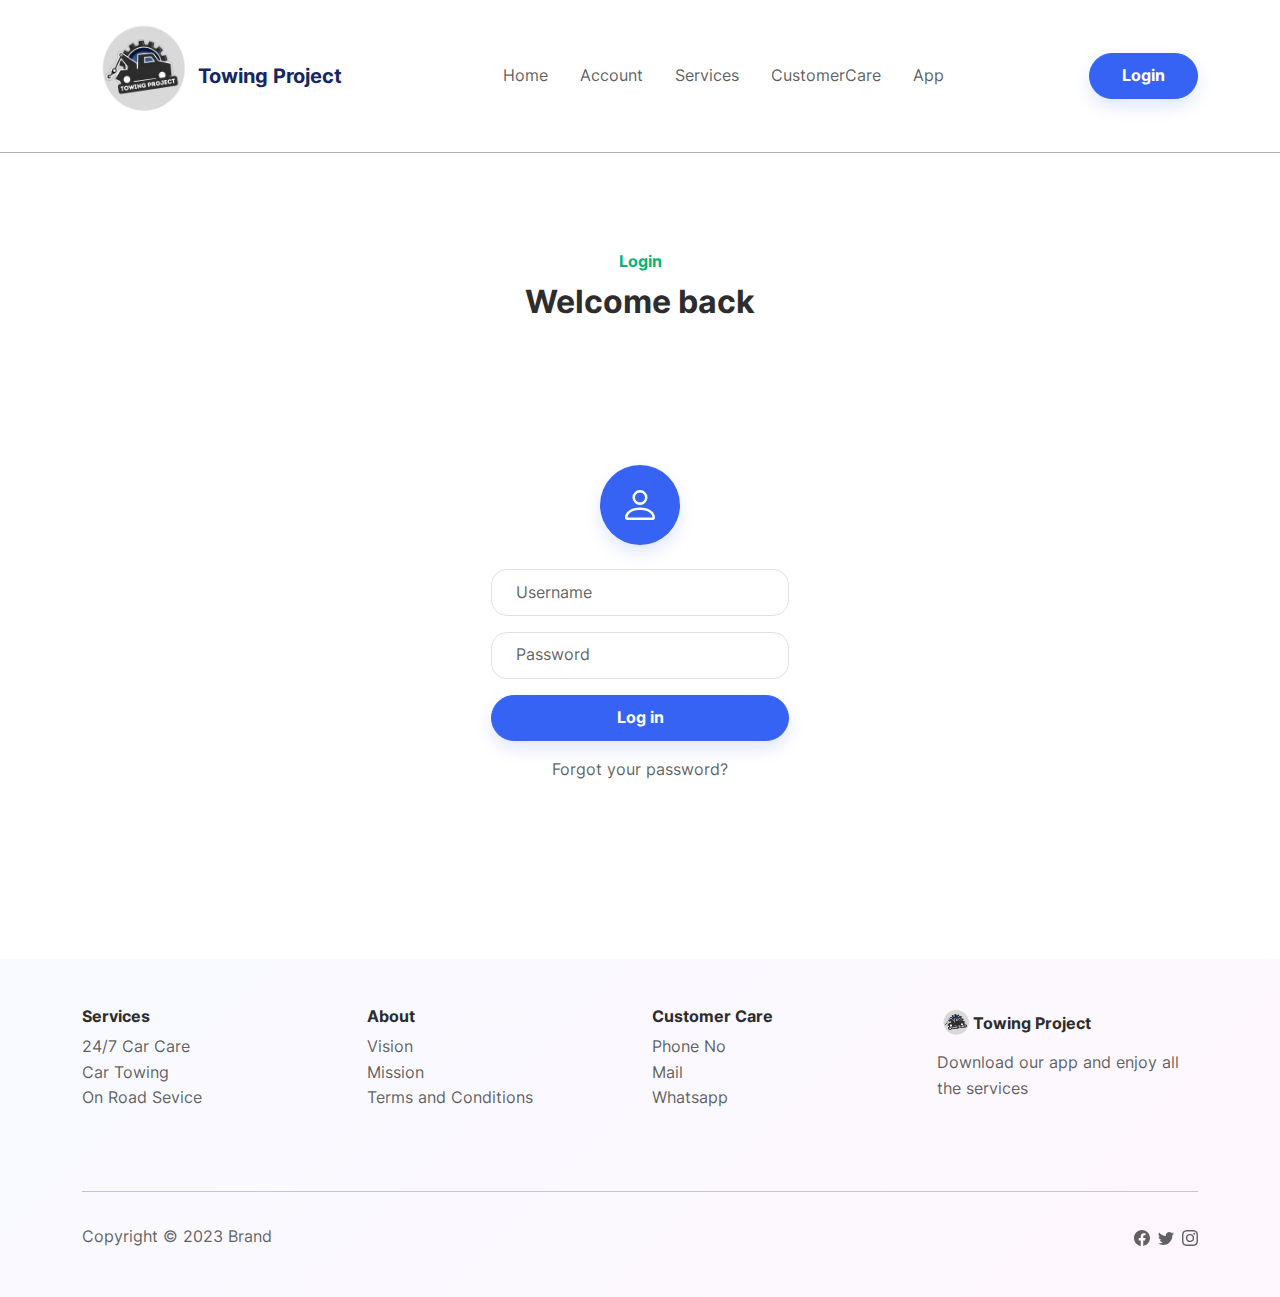
<file: login.html>
<!DOCTYPE html><html data-bs-theme="light" lang="en"><head><meta charset="utf-8"><meta name="viewport" content="width=device-width, initial-scale=1.0, shrink-to-fit=no"><title>Log in - Brand</title><link rel="stylesheet" href="/assets/bootstrap/css/bootstrap.min.css?h=996dc642b1d24f33bd052ed328aa38bc"><link rel="stylesheet" href="/assets/css/styles.min.css?h=badca28877db29470e0ccb1e749b1130"></head><body><!-- Start: Navbar Centered Links --><nav class="navbar navbar-expand-md sticky-top navbar-shrink py-3 navbar-light" id="mainNav" style="border-color: var(--bs-navbar-disabled-color);"><div class="container"><img src="/assets/img/TOWING%20PROJECT%20logo.png?h=7b2fe3599078166e184814cab0238b56" width="116" height="120"><a class="navbar-brand d-flex align-items-center" href="/"><span class="text-primary-emphasis">Towing Project</span></a><button data-bs-toggle="collapse" class="navbar-toggler" data-bs-target="#navcol-1"><span class="visually-hidden">Toggle navigation</span><span class="navbar-toggler-icon"></span></button><div class="collapse navbar-collapse" id="navcol-1"><ul class="navbar-nav mx-auto"><li class="nav-item"><a class="nav-link" href="/index.html">Home</a></li><li class="nav-item"></li><li class="nav-item"></li><li class="nav-item"><a class="nav-link" href="/accounts.html">Account</a></li><li class="nav-item" style="display: flex;"><a class="nav-link" href="/services.html" style="font-family: Inter, sans-serif;">Services</a><a class="nav-link" href="/customercare.html">CustomerCare</a><a class="nav-link" href="/app.html" style="overflow: clip;">App</a></li></ul><a class="btn btn-primary shadow" role="button" href="/login.html">Login</a></div></div></nav><!-- End: Navbar Centered Links --><section class="py-5"><div class="container py-5"><div class="row mb-4 mb-lg-5"><div class="col-md-8 col-xl-6 text-center mx-auto"><p class="fw-bold text-success mb-2">Login</p><h2 class="fw-bold">Welcome back</h2></div></div><div class="row d-flex justify-content-center"><div class="col-md-6 col-xl-4"><div class="card"><div class="card-body text-center d-flex flex-column align-items-center"><div class="bs-icon-xl bs-icon-circle bs-icon-primary shadow bs-icon my-4"><svg xmlns="http://www.w3.org/2000/svg" width="1em" height="1em" fill="currentColor" viewBox="0 0 16 16" class="bi bi-person">
  <path d="M8 8a3 3 0 1 0 0-6 3 3 0 0 0 0 6Zm2-3a2 2 0 1 1-4 0 2 2 0 0 1 4 0Zm4 8c0 1-1 1-1 1H3s-1 0-1-1 1-4 6-4 6 3 6 4Zm-1-.004c-.001-.246-.154-.986-.832-1.664C11.516 10.68 10.289 10 8 10c-2.29 0-3.516.68-4.168 1.332-.678.678-.83 1.418-.832 1.664h10Z"></path>
</svg></div><form method="post" data-bs-theme="light"><div class="mb-3"><input class="form-control" type="email" name="username" placeholder="Username"></div><div class="mb-3"><input class="form-control" type="password" name="password" placeholder="Password"></div><div class="mb-3"><button class="btn btn-primary shadow d-block w-100" type="submit">Log in</button></div></form><p class="text-muted">Forgot your password?</p></div></div></div></div></div></section><!-- Start: Footer Multi Column --><footer class="bg-primary-gradient"><div class="container py-4 py-lg-5"><div class="row justify-content-center"><!-- Start: Services --><div class="col-sm-4 col-md-3 text-center text-lg-start d-flex flex-column"><h3 class="fs-6 fw-bold">Services</h3><ul class="list-unstyled"><li><a href="#">24/7 Car Care</a></li><li><a href="#">Car Towing</a></li><li><a href="#">On Road Sevice</a></li></ul></div><!-- End: Services --><!-- Start: About --><div class="col-sm-4 col-md-3 text-center text-lg-start d-flex flex-column"><h3 class="fs-6 fw-bold">About</h3><ul class="list-unstyled"><li><a href="#">Vision</a></li><li><a href="#">Mission</a></li><li><a href="#">Terms and Conditions</a></li></ul></div><!-- End: About --><!-- Start: Careers --><div class="col-sm-4 col-md-3 text-center text-lg-start d-flex flex-column"><h3 class="fs-6 fw-bold">Customer Care</h3><ul class="list-unstyled"><li><a href="#">Phone No</a></li><li><a href="#">Mail</a></li><li><a href="#">Whatsapp</a></li><li></li></ul></div><!-- End: Careers --><!-- Start: Social Icons --><div class="col-lg-3 text-center text-lg-start d-flex flex-column align-items-center order-first align-items-lg-start order-lg-last"><div class="fw-bold d-flex align-items-center mb-2"><span style="position: relative;"><img src="/assets/img/TOWING%20PROJECT%20logo.png?h=7b2fe3599078166e184814cab0238b56" width="36" height="35" style="padding-bottom: 0px;position: static;">Towing Project</span></div><p class="text-muted">Download our app and enjoy all the services</p></div><!-- End: Social Icons --></div><hr><div class="text-muted d-flex justify-content-between align-items-center pt-3"><p class="mb-0">Copyright © 2023 Brand</p><ul class="list-inline mb-0"><li class="list-inline-item"><svg xmlns="http://www.w3.org/2000/svg" width="1em" height="1em" fill="currentColor" viewBox="0 0 16 16" class="bi bi-facebook">
  <path d="M16 8.049c0-4.446-3.582-8.05-8-8.05C3.58 0-.002 3.603-.002 8.05c0 4.017 2.926 7.347 6.75 7.951v-5.625h-2.03V8.05H6.75V6.275c0-2.017 1.195-3.131 3.022-3.131.876 0 1.791.157 1.791.157v1.98h-1.009c-.993 0-1.303.621-1.303 1.258v1.51h2.218l-.354 2.326H9.25V16c3.824-.604 6.75-3.934 6.75-7.951z"></path>
</svg></li><li class="list-inline-item"><svg xmlns="http://www.w3.org/2000/svg" width="1em" height="1em" fill="currentColor" viewBox="0 0 16 16" class="bi bi-twitter">
  <path d="M5.026 15c6.038 0 9.341-5.003 9.341-9.334 0-.14 0-.282-.006-.422A6.685 6.685 0 0 0 16 3.542a6.658 6.658 0 0 1-1.889.518 3.301 3.301 0 0 0 1.447-1.817 6.533 6.533 0 0 1-2.087.793A3.286 3.286 0 0 0 7.875 6.03a9.325 9.325 0 0 1-6.767-3.429 3.289 3.289 0 0 0 1.018 4.382A3.323 3.323 0 0 1 .64 6.575v.045a3.288 3.288 0 0 0 2.632 3.218 3.203 3.203 0 0 1-.865.115 3.23 3.23 0 0 1-.614-.057 3.283 3.283 0 0 0 3.067 2.277A6.588 6.588 0 0 1 .78 13.58a6.32 6.32 0 0 1-.78-.045A9.344 9.344 0 0 0 5.026 15z"></path>
</svg></li><li class="list-inline-item"><svg xmlns="http://www.w3.org/2000/svg" width="1em" height="1em" fill="currentColor" viewBox="0 0 16 16" class="bi bi-instagram">
  <path d="M8 0C5.829 0 5.556.01 4.703.048 3.85.088 3.269.222 2.76.42a3.917 3.917 0 0 0-1.417.923A3.927 3.927 0 0 0 .42 2.76C.222 3.268.087 3.85.048 4.7.01 5.555 0 5.827 0 8.001c0 2.172.01 2.444.048 3.297.04.852.174 1.433.372 1.942.205.526.478.972.923 1.417.444.445.89.719 1.416.923.51.198 1.09.333 1.942.372C5.555 15.99 5.827 16 8 16s2.444-.01 3.298-.048c.851-.04 1.434-.174 1.943-.372a3.916 3.916 0 0 0 1.416-.923c.445-.445.718-.891.923-1.417.197-.509.332-1.09.372-1.942C15.99 10.445 16 10.173 16 8s-.01-2.445-.048-3.299c-.04-.851-.175-1.433-.372-1.941a3.926 3.926 0 0 0-.923-1.417A3.911 3.911 0 0 0 13.24.42c-.51-.198-1.092-.333-1.943-.372C10.443.01 10.172 0 7.998 0h.003zm-.717 1.442h.718c2.136 0 2.389.007 3.232.046.78.035 1.204.166 1.486.275.373.145.64.319.92.599.28.28.453.546.598.92.11.281.24.705.275 1.485.039.843.047 1.096.047 3.231s-.008 2.389-.047 3.232c-.035.78-.166 1.203-.275 1.485a2.47 2.47 0 0 1-.599.919c-.28.28-.546.453-.92.598-.28.11-.704.24-1.485.276-.843.038-1.096.047-3.232.047s-2.39-.009-3.233-.047c-.78-.036-1.203-.166-1.485-.276a2.478 2.478 0 0 1-.92-.598 2.48 2.48 0 0 1-.6-.92c-.109-.281-.24-.705-.275-1.485-.038-.843-.046-1.096-.046-3.233 0-2.136.008-2.388.046-3.231.036-.78.166-1.204.276-1.486.145-.373.319-.64.599-.92.28-.28.546-.453.92-.598.282-.11.705-.24 1.485-.276.738-.034 1.024-.044 2.515-.045v.002zm4.988 1.328a.96.96 0 1 0 0 1.92.96.96 0 0 0 0-1.92zm-4.27 1.122a4.109 4.109 0 1 0 0 8.217 4.109 4.109 0 0 0 0-8.217zm0 1.441a2.667 2.667 0 1 1 0 5.334 2.667 2.667 0 0 1 0-5.334z"></path>
</svg></li></ul></div></div></footer><!-- End: Footer Multi Column --><script src="https://cdn.jsdelivr.net/npm/bootstrap@5.3.2/dist/js/bootstrap.bundle.min.js"></script><script src="/assets/js/script.min.js?h=d4097c2e4fdde10b09f51587d67c4cce"></script></body></html>
</file>
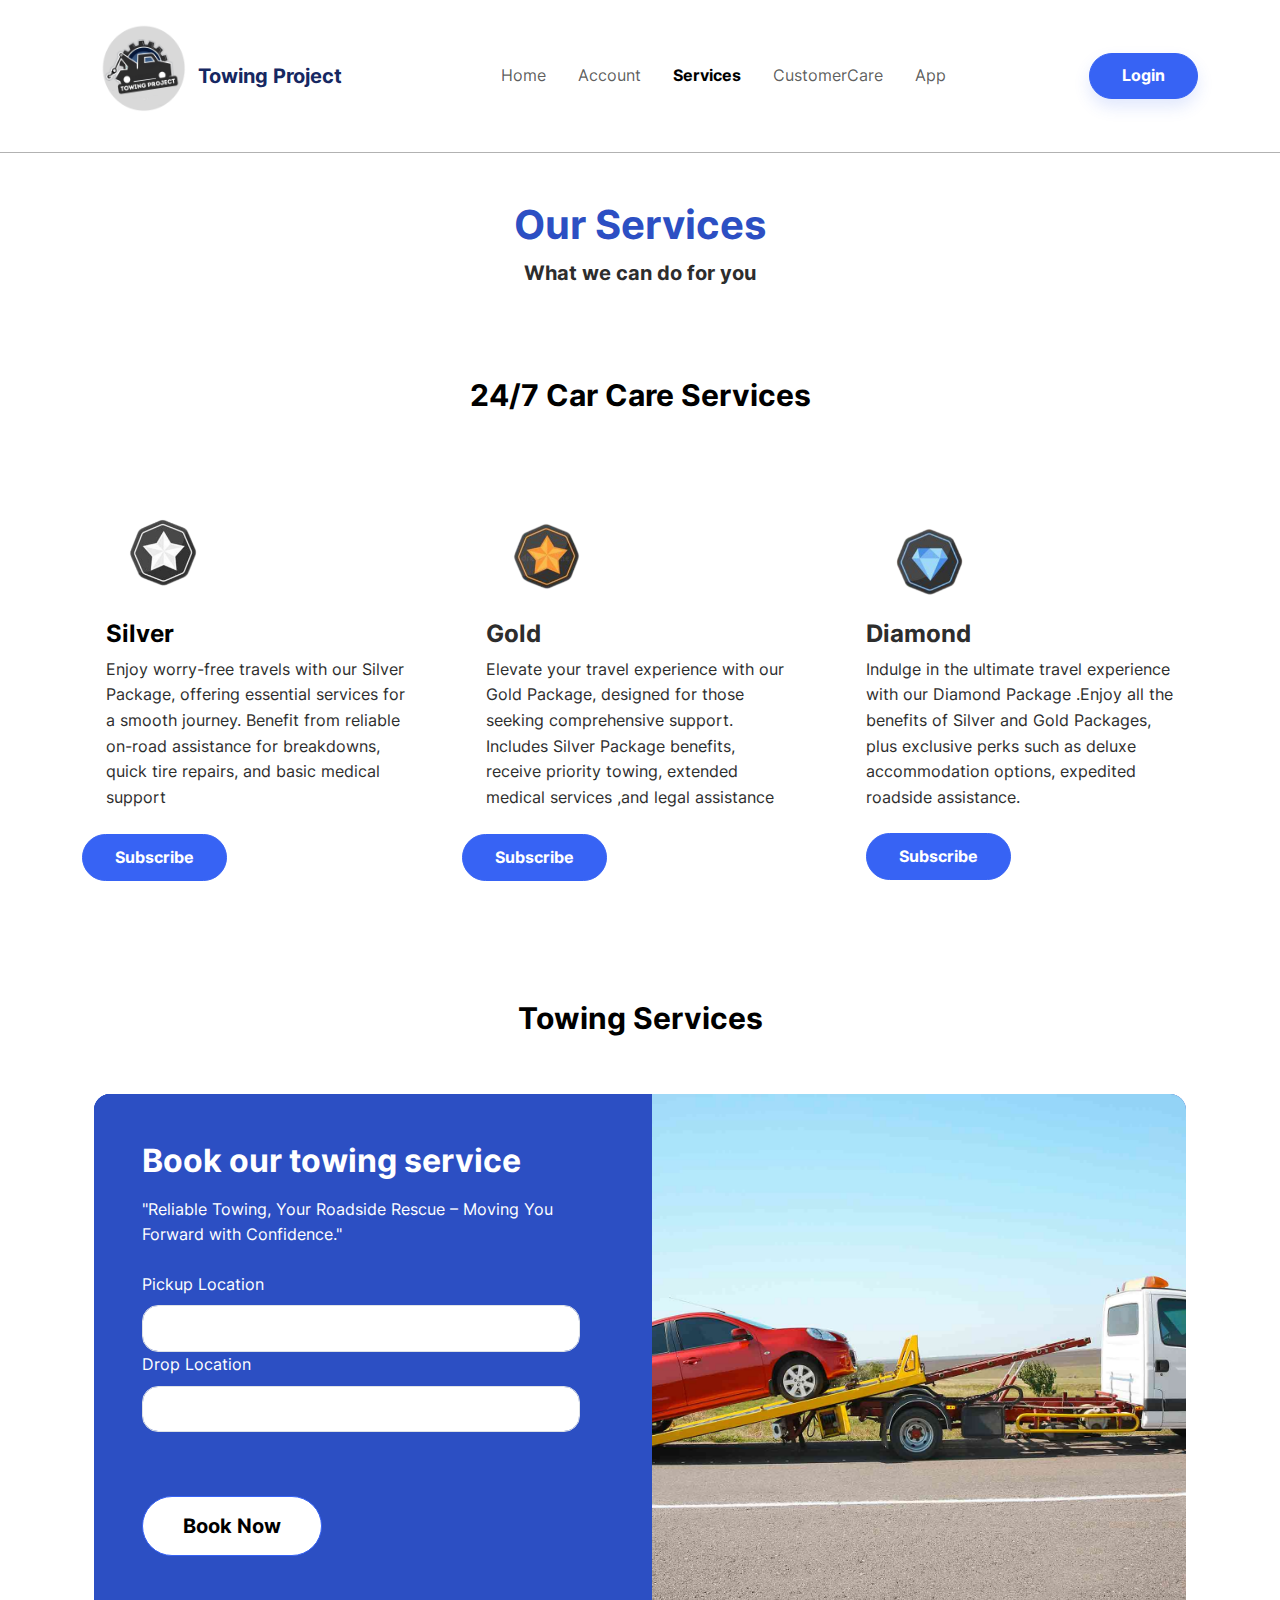
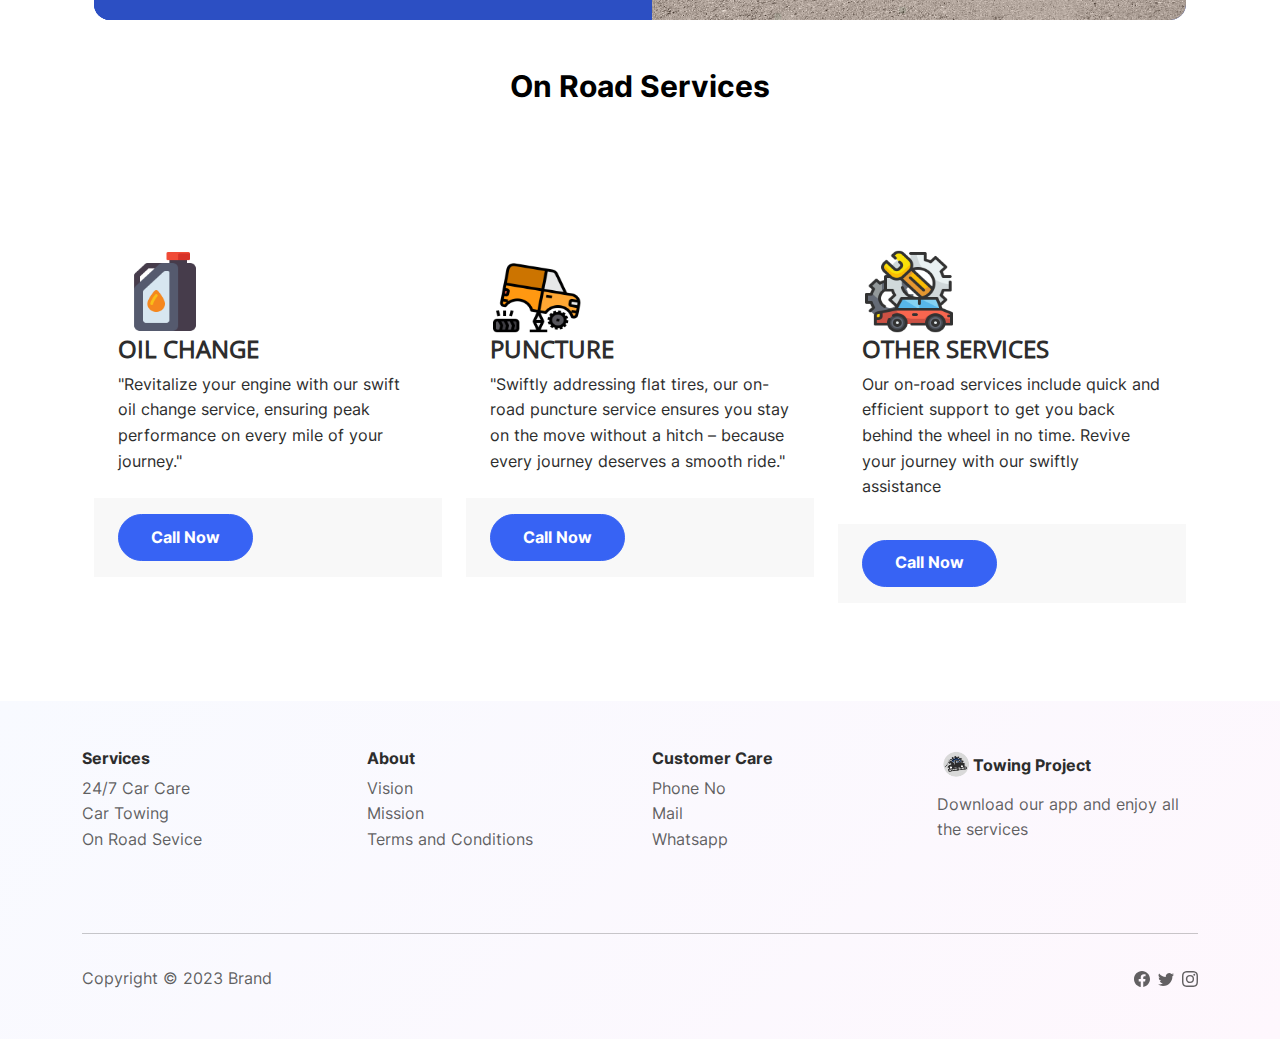
<file: services.html>
<!DOCTYPE html><html data-bs-theme="light" lang="en"><head><meta charset="utf-8"><meta name="viewport" content="width=device-width, initial-scale=1.0, shrink-to-fit=no"><title>Product - Brand</title><link rel="stylesheet" href="/assets/bootstrap/css/bootstrap.min.css?h=996dc642b1d24f33bd052ed328aa38bc"><link rel="stylesheet" href="https://cdnjs.cloudflare.com/ajax/libs/animate.css/3.5.2/animate.min.css"><link rel="stylesheet" href="/assets/css/styles.min.css?h=badca28877db29470e0ccb1e749b1130"></head><body><!-- Start: Navbar Centered Links --><nav class="navbar navbar-expand-md sticky-top navbar-shrink py-3 navbar-light" id="mainNav" style="border-color: var(--bs-navbar-disabled-color);"><div class="container"><img src="/assets/img/TOWING%20PROJECT%20logo.png?h=7b2fe3599078166e184814cab0238b56" width="116" height="120"><a class="navbar-brand d-flex align-items-center" href="/"><span class="text-primary-emphasis">Towing Project</span></a><button data-bs-toggle="collapse" class="navbar-toggler" data-bs-target="#navcol-1"><span class="visually-hidden">Toggle navigation</span><span class="navbar-toggler-icon"></span></button><div class="collapse navbar-collapse" id="navcol-1"><ul class="navbar-nav mx-auto"><li class="nav-item"><a class="nav-link" href="/index.html">Home</a></li><li class="nav-item"></li><li class="nav-item"></li><li class="nav-item"><a class="nav-link" href="/accounts.html">Account</a></li><li class="nav-item" style="display: flex;"><a class="nav-link active" href="/services.html" style="font-family: Inter, sans-serif;">Services</a><a class="nav-link" href="/customercare.html">CustomerCare</a><a class="nav-link" href="/app.html" style="overflow: clip;">App</a></li></ul><a class="btn btn-primary shadow" role="button" href="/login.html">Login</a></div></div></nav><!-- End: Navbar Centered Links --><section class="py-5"><div class="row" style="padding-bottom: 12px;"><div class="col" style="padding-bottom: 12px;"><h1 style="text-align: center;font-weight: bold;color: var(--bs-link-hover-color);">Our Services</h1><p style="font-weight: bold;text-align: center;font-size: 20px;">What we can do for you</p></div></div><div class="container py-5"><div class="row"><div class="col"><h1 style="font-size: 30px;color: var(--bs-emphasis-color);font-weight: bold;text-align: center;">24/7 Car Care Services</h1></div></div><div class="row"><div class="col"><div class="row gy-4 row-cols-1 row-cols-md-2 row-cols-xl-3"><div class="col" data-bss-hover-animate="pulse"><div class="card"><div class="card-body p-4"><img src="/assets/img/TOWING%20PROJECT%20silver.png?h=7e0921bdf72b14bb97a58f0f8b38a3bc" width="128" height="127" style="border-style: none;transform: scale(2.35);width: 127px;"><h4 class="card-title" style="font-family: Inter, sans-serif;color: var(--bs-emphasis-color);font-weight: bold;">Silver&nbsp;</h4><p class="card-text">Enjoy worry-free travels with our Silver Package, offering essential services for a smooth journey. Benefit from reliable on-road assistance for breakdowns, quick tire repairs, and basic medical support</p></div></div><button class="btn btn-primary" type="button">Subscribe</button></div><div class="col" data-bss-hover-animate="pulse"><div class="card"><div class="card-body p-4"><img src="/assets/img/TOWING%20PROJECT.png?h=0bbc11721c2590679c91f2c94c55ed9e" width="128" height="127" style="border-style: none;transform: scale(1.17);width: 127px;"><h4 class="card-title" style="font-weight: bold;">Gold</h4><p class="card-text">Elevate your travel experience with our Gold Package, designed for those seeking comprehensive support. Includes Silver Package benefits, receive priority towing, extended medical services ,and legal assistance&nbsp;</p></div></div><button class="btn btn-primary" type="button">Subscribe</button></div><div class="col"><div class="card"><div class="card-body p-4" data-bss-hover-animate="pulse"><img src="/assets/img/TOWING%20PROJECT-1.png?h=f0c6be69dd5aa46349654981c2dc4b6a" width="128" height="127" style="border-style: none;transform: scale(1.40);width: 127px;padding: 4px;"><h4 class="card-title" style="font-weight: bold;">Diamond</h4><p class="card-text" style="padding: initial;padding-bottom: 7px;">Indulge in the ultimate travel experience with our Diamond Package .Enjoy all the benefits of Silver and Gold Packages, plus exclusive perks such as deluxe accommodation options, expedited roadside assistance.</p><button class="btn btn-primary" type="button">Subscribe</button></div></div></div></div></div></div><!-- Start: Banner Heading Image --><section class="py-4 py-xl-5"><h1 style="font-size: 30px;color: var(--bs-emphasis-color);font-weight: bold;text-align: center;padding-bottom: 50px;">Towing Services</h1><!-- Start: 1 Row 2 Columns --><div class="container"><div class="bg-dark border rounded border-0 border-dark overflow-hidden"><div class="row g-0" style="background: var(--bs-link-hover-color);"><div class="col-md-6 col-xxl-6" style="color: rgb(73,47,116);background: var(--bs-link-hover-color);"><div class="text-white p-4 p-md-5" style="background: var(--bs-link-hover-color);"><h2 class="fw-bold text-white mb-3">Book our towing service</h2><p class="mb-4">"Reliable Towing, Your Roadside Rescue – Moving You Forward with Confidence."</p><div class="row"><div class="col-xl-12"><form><label class="form-label">Pickup Location</label><input class="form-control" type="text"></form></div><div class="col"><form><label class="form-label">Drop Location</label><input class="form-control" type="text"></form></div></div><div class="w-100"></div><div class="my-3"><a class="btn btn-primary btn-lg me-2" role="button" href="#" style="background: var(--bs-btn-hover-color);color: var(--bs-emphasis-color);">Book Now</a></div></div></div><div class="col-md-6 order-first order-md-last" style="min-height: 250px;"><img class="w-100 h-100 fit-cover" src="/assets/img/Feature-vehicle-towing-cost.jpg?h=0047c88a825ff1524d865b48c7323013" width="534" height="525" style="background: var(--bs-link-color);"></div></div></div></div><!-- End: 1 Row 2 Columns --></section><!-- End: Banner Heading Image --><div class="row" style="padding-bottom: 90px;"><div class="col"><h1 style="font-size: 30px;color: var(--bs-emphasis-color);font-weight: bold;text-align: center;">On Road Services</h1></div></div></div><!-- Start: 1 Row 3 Columns --><div class="container"><div class="row"><div class="col-md-4 col-xl-12"><!-- Start: Hero Features --><section><div class="container h-100 position-relative" style="top: -50px;"><div class="row gy-5 gy-lg-0 row-cols-1 row-cols-md-2 row-cols-lg-3"><div class="col"><div class="card"><div class="card-body pt-5 p-4"><img src="/assets/img/engine-oil.png?h=65c30b6393d89cd59362bc8cc828e6a2" width="94" height="87"><h4 class="card-title" style="font-weight: bold;font-family: 'Open Sans', sans-serif;">OIL CHANGE</h4><p class="card-text">"Revitalize your engine with our swift oil change service, ensuring peak performance on every mile of your journey."</p></div><div class="card-footer p-4 py-3"><button class="btn btn-primary" type="button">Call Now</button></div></div></div><div class="col"><div class="card"><div class="card-body pt-5 p-4"><img src="/assets/img/flat-tire.png?h=fbf6f9b57db8a5eb3ddeeb7ac44da263" width="94" height="87"><h4 class="card-title" style="font-family: 'Open Sans', sans-serif;font-weight: bold;">PUNCTURE</h4><p class="card-text">"Swiftly addressing flat tires, our on-road puncture service ensures you stay on the move without a hitch – because every journey deserves a smooth ride."</p></div><div class="card-footer p-4 py-3"><button class="btn btn-primary" type="button">Call Now</button></div></div></div><div class="col"><div class="card"><div class="card-body pt-5 p-4"><img src="/assets/img/maintenance.png?h=773db52b0e1af5f09b4f5fdb2780d99a" width="94" height="87"><h4 class="card-title" style="font-family: 'Open Sans', sans-serif;font-weight: bold;">OTHER SERVICES</h4><p class="card-text">Our on-road services include quick and efficient support to get you back behind the wheel in no time. Revive your journey with our swiftly assistance</p></div><div class="card-footer p-4 py-3"><button class="btn btn-primary" type="button">Call Now</button></div></div></div></div></div></section><!-- End: Hero Features --></div></div></div><!-- End: 1 Row 3 Columns --></section><!-- Start: Footer Multi Column --><footer class="bg-primary-gradient"><div class="container py-4 py-lg-5"><div class="row justify-content-center"><!-- Start: Services --><div class="col-sm-4 col-md-3 text-center text-lg-start d-flex flex-column"><h3 class="fs-6 fw-bold">Services</h3><ul class="list-unstyled"><li><a href="#">24/7 Car Care</a></li><li><a href="#">Car Towing</a></li><li><a href="#">On Road Sevice</a></li></ul></div><!-- End: Services --><!-- Start: About --><div class="col-sm-4 col-md-3 text-center text-lg-start d-flex flex-column"><h3 class="fs-6 fw-bold">About</h3><ul class="list-unstyled"><li><a href="#">Vision</a></li><li><a href="#">Mission</a></li><li><a href="#">Terms and Conditions</a></li></ul></div><!-- End: About --><!-- Start: Careers --><div class="col-sm-4 col-md-3 text-center text-lg-start d-flex flex-column"><h3 class="fs-6 fw-bold">Customer Care</h3><ul class="list-unstyled"><li><a href="#">Phone No</a></li><li><a href="#">Mail</a></li><li><a href="#">Whatsapp</a></li><li></li></ul></div><!-- End: Careers --><!-- Start: Social Icons --><div class="col-lg-3 text-center text-lg-start d-flex flex-column align-items-center order-first align-items-lg-start order-lg-last"><div class="fw-bold d-flex align-items-center mb-2"><span style="position: relative;"><img src="/assets/img/TOWING%20PROJECT%20logo.png?h=7b2fe3599078166e184814cab0238b56" width="36" height="35" style="padding-bottom: 0px;position: static;">Towing Project</span></div><p class="text-muted">Download our app and enjoy all the services</p></div><!-- End: Social Icons --></div><hr><div class="text-muted d-flex justify-content-between align-items-center pt-3"><p class="mb-0">Copyright © 2023 Brand</p><ul class="list-inline mb-0"><li class="list-inline-item"><svg xmlns="http://www.w3.org/2000/svg" width="1em" height="1em" fill="currentColor" viewBox="0 0 16 16" class="bi bi-facebook">
  <path d="M16 8.049c0-4.446-3.582-8.05-8-8.05C3.58 0-.002 3.603-.002 8.05c0 4.017 2.926 7.347 6.75 7.951v-5.625h-2.03V8.05H6.75V6.275c0-2.017 1.195-3.131 3.022-3.131.876 0 1.791.157 1.791.157v1.98h-1.009c-.993 0-1.303.621-1.303 1.258v1.51h2.218l-.354 2.326H9.25V16c3.824-.604 6.75-3.934 6.75-7.951z"></path>
</svg></li><li class="list-inline-item"><svg xmlns="http://www.w3.org/2000/svg" width="1em" height="1em" fill="currentColor" viewBox="0 0 16 16" class="bi bi-twitter">
  <path d="M5.026 15c6.038 0 9.341-5.003 9.341-9.334 0-.14 0-.282-.006-.422A6.685 6.685 0 0 0 16 3.542a6.658 6.658 0 0 1-1.889.518 3.301 3.301 0 0 0 1.447-1.817 6.533 6.533 0 0 1-2.087.793A3.286 3.286 0 0 0 7.875 6.03a9.325 9.325 0 0 1-6.767-3.429 3.289 3.289 0 0 0 1.018 4.382A3.323 3.323 0 0 1 .64 6.575v.045a3.288 3.288 0 0 0 2.632 3.218 3.203 3.203 0 0 1-.865.115 3.23 3.23 0 0 1-.614-.057 3.283 3.283 0 0 0 3.067 2.277A6.588 6.588 0 0 1 .78 13.58a6.32 6.32 0 0 1-.78-.045A9.344 9.344 0 0 0 5.026 15z"></path>
</svg></li><li class="list-inline-item"><svg xmlns="http://www.w3.org/2000/svg" width="1em" height="1em" fill="currentColor" viewBox="0 0 16 16" class="bi bi-instagram">
  <path d="M8 0C5.829 0 5.556.01 4.703.048 3.85.088 3.269.222 2.76.42a3.917 3.917 0 0 0-1.417.923A3.927 3.927 0 0 0 .42 2.76C.222 3.268.087 3.85.048 4.7.01 5.555 0 5.827 0 8.001c0 2.172.01 2.444.048 3.297.04.852.174 1.433.372 1.942.205.526.478.972.923 1.417.444.445.89.719 1.416.923.51.198 1.09.333 1.942.372C5.555 15.99 5.827 16 8 16s2.444-.01 3.298-.048c.851-.04 1.434-.174 1.943-.372a3.916 3.916 0 0 0 1.416-.923c.445-.445.718-.891.923-1.417.197-.509.332-1.09.372-1.942C15.99 10.445 16 10.173 16 8s-.01-2.445-.048-3.299c-.04-.851-.175-1.433-.372-1.941a3.926 3.926 0 0 0-.923-1.417A3.911 3.911 0 0 0 13.24.42c-.51-.198-1.092-.333-1.943-.372C10.443.01 10.172 0 7.998 0h.003zm-.717 1.442h.718c2.136 0 2.389.007 3.232.046.78.035 1.204.166 1.486.275.373.145.64.319.92.599.28.28.453.546.598.92.11.281.24.705.275 1.485.039.843.047 1.096.047 3.231s-.008 2.389-.047 3.232c-.035.78-.166 1.203-.275 1.485a2.47 2.47 0 0 1-.599.919c-.28.28-.546.453-.92.598-.28.11-.704.24-1.485.276-.843.038-1.096.047-3.232.047s-2.39-.009-3.233-.047c-.78-.036-1.203-.166-1.485-.276a2.478 2.478 0 0 1-.92-.598 2.48 2.48 0 0 1-.6-.92c-.109-.281-.24-.705-.275-1.485-.038-.843-.046-1.096-.046-3.233 0-2.136.008-2.388.046-3.231.036-.78.166-1.204.276-1.486.145-.373.319-.64.599-.92.28-.28.546-.453.92-.598.282-.11.705-.24 1.485-.276.738-.034 1.024-.044 2.515-.045v.002zm4.988 1.328a.96.96 0 1 0 0 1.92.96.96 0 0 0 0-1.92zm-4.27 1.122a4.109 4.109 0 1 0 0 8.217 4.109 4.109 0 0 0 0-8.217zm0 1.441a2.667 2.667 0 1 1 0 5.334 2.667 2.667 0 0 1 0-5.334z"></path>
</svg></li></ul></div></div></footer><!-- End: Footer Multi Column --><script src="https://cdn.jsdelivr.net/npm/bootstrap@5.3.2/dist/js/bootstrap.bundle.min.js"></script><script src="/assets/js/script.min.js?h=d4097c2e4fdde10b09f51587d67c4cce"></script></body></html>
</file>
<file: assets/css/styles.min.css>
@font-face{font-family:Inter;src:url(/assets/fonts/UcC73FwrK3iLTeHuS_fvQtMwCp50KnMa2JL7SUc.woff2?h=74e75e0dd077237859baff23fbb896cc) format('woff2');font-weight:300;font-style:normal;font-display:swap;unicode-range:U+0460-052F,U+1C80-1C88,U+20B4,U+2DE0-2DFF,U+A640-A69F,U+FE2E-FE2F}@font-face{font-family:Inter;src:url(/assets/fonts/UcC73FwrK3iLTeHuS_fvQtMwCp50KnMa0ZL7SUc.woff2?h=74e75e0dd077237859baff23fbb896cc) format('woff2');font-weight:300;font-style:normal;font-display:swap;unicode-range:U+0301,U+0400-045F,U+0490-0491,U+04B0-04B1,U+2116}@font-face{font-family:Inter;src:url(/assets/fonts/UcC73FwrK3iLTeHuS_fvQtMwCp50KnMa2ZL7SUc.woff2?h=74e75e0dd077237859baff23fbb896cc) format('woff2');font-weight:300;font-style:normal;font-display:swap;unicode-range:U+1F00-1FFF}@font-face{font-family:Inter;src:url(/assets/fonts/UcC73FwrK3iLTeHuS_fvQtMwCp50KnMa1pL7SUc.woff2?h=74e75e0dd077237859baff23fbb896cc) format('woff2');font-weight:300;font-style:normal;font-display:swap;unicode-range:U+0370-03FF}@font-face{font-family:Inter;src:url(/assets/fonts/UcC73FwrK3iLTeHuS_fvQtMwCp50KnMa2pL7SUc.woff2?h=74e75e0dd077237859baff23fbb896cc) format('woff2');font-weight:300;font-style:normal;font-display:swap;unicode-range:U+0102-0103,U+0110-0111,U+0128-0129,U+0168-0169,U+01A0-01A1,U+01AF-01B0,U+0300-0301,U+0303-0304,U+0308-0309,U+0323,U+0329,U+1EA0-1EF9,U+20AB}@font-face{font-family:Inter;src:url(/assets/fonts/UcC73FwrK3iLTeHuS_fvQtMwCp50KnMa25L7SUc.woff2?h=74e75e0dd077237859baff23fbb896cc) format('woff2');font-weight:300;font-style:normal;font-display:swap;unicode-range:U+0100-02AF,U+0304,U+0308,U+0329,U+1E00-1E9F,U+1EF2-1EFF,U+2020,U+20A0-20AB,U+20AD-20CF,U+2113,U+2C60-2C7F,U+A720-A7FF}@font-face{font-family:Inter;src:url(/assets/fonts/UcC73FwrK3iLTeHuS_fvQtMwCp50KnMa1ZL7.woff2?h=74e75e0dd077237859baff23fbb896cc) format('woff2');font-weight:300;font-style:normal;font-display:swap;unicode-range:U+0000-00FF,U+0131,U+0152-0153,U+02BB-02BC,U+02C6,U+02DA,U+02DC,U+0304,U+0308,U+0329,U+2000-206F,U+2074,U+20AC,U+2122,U+2191,U+2193,U+2212,U+2215,U+FEFF,U+FFFD}@font-face{font-family:Inter;src:url(/assets/fonts/UcC73FwrK3iLTeHuS_fvQtMwCp50KnMa2JL7SUc.woff2?h=74e75e0dd077237859baff23fbb896cc) format('woff2');font-weight:400;font-style:normal;font-display:swap;unicode-range:U+0460-052F,U+1C80-1C88,U+20B4,U+2DE0-2DFF,U+A640-A69F,U+FE2E-FE2F}@font-face{font-family:Inter;src:url(/assets/fonts/UcC73FwrK3iLTeHuS_fvQtMwCp50KnMa0ZL7SUc.woff2?h=74e75e0dd077237859baff23fbb896cc) format('woff2');font-weight:400;font-style:normal;font-display:swap;unicode-range:U+0301,U+0400-045F,U+0490-0491,U+04B0-04B1,U+2116}@font-face{font-family:Inter;src:url(/assets/fonts/UcC73FwrK3iLTeHuS_fvQtMwCp50KnMa2ZL7SUc.woff2?h=74e75e0dd077237859baff23fbb896cc) format('woff2');font-weight:400;font-style:normal;font-display:swap;unicode-range:U+1F00-1FFF}@font-face{font-family:Inter;src:url(/assets/fonts/UcC73FwrK3iLTeHuS_fvQtMwCp50KnMa1pL7SUc.woff2?h=74e75e0dd077237859baff23fbb896cc) format('woff2');font-weight:400;font-style:normal;font-display:swap;unicode-range:U+0370-03FF}@font-face{font-family:Inter;src:url(/assets/fonts/UcC73FwrK3iLTeHuS_fvQtMwCp50KnMa2pL7SUc.woff2?h=74e75e0dd077237859baff23fbb896cc) format('woff2');font-weight:400;font-style:normal;font-display:swap;unicode-range:U+0102-0103,U+0110-0111,U+0128-0129,U+0168-0169,U+01A0-01A1,U+01AF-01B0,U+0300-0301,U+0303-0304,U+0308-0309,U+0323,U+0329,U+1EA0-1EF9,U+20AB}@font-face{font-family:Inter;src:url(/assets/fonts/UcC73FwrK3iLTeHuS_fvQtMwCp50KnMa25L7SUc.woff2?h=74e75e0dd077237859baff23fbb896cc) format('woff2');font-weight:400;font-style:normal;font-display:swap;unicode-range:U+0100-02AF,U+0304,U+0308,U+0329,U+1E00-1E9F,U+1EF2-1EFF,U+2020,U+20A0-20AB,U+20AD-20CF,U+2113,U+2C60-2C7F,U+A720-A7FF}@font-face{font-family:Inter;src:url(/assets/fonts/UcC73FwrK3iLTeHuS_fvQtMwCp50KnMa1ZL7.woff2?h=74e75e0dd077237859baff23fbb896cc) format('woff2');font-weight:400;font-style:normal;font-display:swap;unicode-range:U+0000-00FF,U+0131,U+0152-0153,U+02BB-02BC,U+02C6,U+02DA,U+02DC,U+0304,U+0308,U+0329,U+2000-206F,U+2074,U+20AC,U+2122,U+2191,U+2193,U+2212,U+2215,U+FEFF,U+FFFD}@font-face{font-family:Inter;src:url(/assets/fonts/UcC73FwrK3iLTeHuS_fvQtMwCp50KnMa2JL7SUc.woff2?h=74e75e0dd077237859baff23fbb896cc) format('woff2');font-weight:600;font-style:normal;font-display:swap;unicode-range:U+0460-052F,U+1C80-1C88,U+20B4,U+2DE0-2DFF,U+A640-A69F,U+FE2E-FE2F}@font-face{font-family:Inter;src:url(/assets/fonts/UcC73FwrK3iLTeHuS_fvQtMwCp50KnMa0ZL7SUc.woff2?h=74e75e0dd077237859baff23fbb896cc) format('woff2');font-weight:600;font-style:normal;font-display:swap;unicode-range:U+0301,U+0400-045F,U+0490-0491,U+04B0-04B1,U+2116}@font-face{font-family:Inter;src:url(/assets/fonts/UcC73FwrK3iLTeHuS_fvQtMwCp50KnMa2ZL7SUc.woff2?h=74e75e0dd077237859baff23fbb896cc) format('woff2');font-weight:600;font-style:normal;font-display:swap;unicode-range:U+1F00-1FFF}@font-face{font-family:Inter;src:url(/assets/fonts/UcC73FwrK3iLTeHuS_fvQtMwCp50KnMa1pL7SUc.woff2?h=74e75e0dd077237859baff23fbb896cc) format('woff2');font-weight:600;font-style:normal;font-display:swap;unicode-range:U+0370-03FF}@font-face{font-family:Inter;src:url(/assets/fonts/UcC73FwrK3iLTeHuS_fvQtMwCp50KnMa2pL7SUc.woff2?h=74e75e0dd077237859baff23fbb896cc) format('woff2');font-weight:600;font-style:normal;font-display:swap;unicode-range:U+0102-0103,U+0110-0111,U+0128-0129,U+0168-0169,U+01A0-01A1,U+01AF-01B0,U+0300-0301,U+0303-0304,U+0308-0309,U+0323,U+0329,U+1EA0-1EF9,U+20AB}@font-face{font-family:Inter;src:url(/assets/fonts/UcC73FwrK3iLTeHuS_fvQtMwCp50KnMa25L7SUc.woff2?h=74e75e0dd077237859baff23fbb896cc) format('woff2');font-weight:600;font-style:normal;font-display:swap;unicode-range:U+0100-02AF,U+0304,U+0308,U+0329,U+1E00-1E9F,U+1EF2-1EFF,U+2020,U+20A0-20AB,U+20AD-20CF,U+2113,U+2C60-2C7F,U+A720-A7FF}@font-face{font-family:Inter;src:url(/assets/fonts/UcC73FwrK3iLTeHuS_fvQtMwCp50KnMa1ZL7.woff2?h=74e75e0dd077237859baff23fbb896cc) format('woff2');font-weight:600;font-style:normal;font-display:swap;unicode-range:U+0000-00FF,U+0131,U+0152-0153,U+02BB-02BC,U+02C6,U+02DA,U+02DC,U+0304,U+0308,U+0329,U+2000-206F,U+2074,U+20AC,U+2122,U+2191,U+2193,U+2212,U+2215,U+FEFF,U+FFFD}@font-face{font-family:Inter;src:url(/assets/fonts/UcC73FwrK3iLTeHuS_fvQtMwCp50KnMa2JL7SUc.woff2?h=74e75e0dd077237859baff23fbb896cc) format('woff2');font-weight:700;font-style:normal;font-display:swap;unicode-range:U+0460-052F,U+1C80-1C88,U+20B4,U+2DE0-2DFF,U+A640-A69F,U+FE2E-FE2F}@font-face{font-family:Inter;src:url(/assets/fonts/UcC73FwrK3iLTeHuS_fvQtMwCp50KnMa0ZL7SUc.woff2?h=74e75e0dd077237859baff23fbb896cc) format('woff2');font-weight:700;font-style:normal;font-display:swap;unicode-range:U+0301,U+0400-045F,U+0490-0491,U+04B0-04B1,U+2116}@font-face{font-family:Inter;src:url(/assets/fonts/UcC73FwrK3iLTeHuS_fvQtMwCp50KnMa2ZL7SUc.woff2?h=74e75e0dd077237859baff23fbb896cc) format('woff2');font-weight:700;font-style:normal;font-display:swap;unicode-range:U+1F00-1FFF}@font-face{font-family:Inter;src:url(/assets/fonts/UcC73FwrK3iLTeHuS_fvQtMwCp50KnMa1pL7SUc.woff2?h=74e75e0dd077237859baff23fbb896cc) format('woff2');font-weight:700;font-style:normal;font-display:swap;unicode-range:U+0370-03FF}@font-face{font-family:Inter;src:url(/assets/fonts/UcC73FwrK3iLTeHuS_fvQtMwCp50KnMa2pL7SUc.woff2?h=74e75e0dd077237859baff23fbb896cc) format('woff2');font-weight:700;font-style:normal;font-display:swap;unicode-range:U+0102-0103,U+0110-0111,U+0128-0129,U+0168-0169,U+01A0-01A1,U+01AF-01B0,U+0300-0301,U+0303-0304,U+0308-0309,U+0323,U+0329,U+1EA0-1EF9,U+20AB}@font-face{font-family:Inter;src:url(/assets/fonts/UcC73FwrK3iLTeHuS_fvQtMwCp50KnMa25L7SUc.woff2?h=74e75e0dd077237859baff23fbb896cc) format('woff2');font-weight:700;font-style:normal;font-display:swap;unicode-range:U+0100-02AF,U+0304,U+0308,U+0329,U+1E00-1E9F,U+1EF2-1EFF,U+2020,U+20A0-20AB,U+20AD-20CF,U+2113,U+2C60-2C7F,U+A720-A7FF}@font-face{font-family:Inter;src:url(/assets/fonts/UcC73FwrK3iLTeHuS_fvQtMwCp50KnMa1ZL7.woff2?h=74e75e0dd077237859baff23fbb896cc) format('woff2');font-weight:700;font-style:normal;font-display:swap;unicode-range:U+0000-00FF,U+0131,U+0152-0153,U+02BB-02BC,U+02C6,U+02DA,U+02DC,U+0304,U+0308,U+0329,U+2000-206F,U+2074,U+20AC,U+2122,U+2191,U+2193,U+2212,U+2215,U+FEFF,U+FFFD}@font-face{font-family:Inter;src:url(/assets/fonts/UcC73FwrK3iLTeHuS_fvQtMwCp50KnMa2JL7SUc.woff2?h=74e75e0dd077237859baff23fbb896cc) format('woff2');font-weight:800;font-style:normal;font-display:swap;unicode-range:U+0460-052F,U+1C80-1C88,U+20B4,U+2DE0-2DFF,U+A640-A69F,U+FE2E-FE2F}@font-face{font-family:Inter;src:url(/assets/fonts/UcC73FwrK3iLTeHuS_fvQtMwCp50KnMa0ZL7SUc.woff2?h=74e75e0dd077237859baff23fbb896cc) format('woff2');font-weight:800;font-style:normal;font-display:swap;unicode-range:U+0301,U+0400-045F,U+0490-0491,U+04B0-04B1,U+2116}@font-face{font-family:Inter;src:url(/assets/fonts/UcC73FwrK3iLTeHuS_fvQtMwCp50KnMa2ZL7SUc.woff2?h=74e75e0dd077237859baff23fbb896cc) format('woff2');font-weight:800;font-style:normal;font-display:swap;unicode-range:U+1F00-1FFF}@font-face{font-family:Inter;src:url(/assets/fonts/UcC73FwrK3iLTeHuS_fvQtMwCp50KnMa1pL7SUc.woff2?h=74e75e0dd077237859baff23fbb896cc) format('woff2');font-weight:800;font-style:normal;font-display:swap;unicode-range:U+0370-03FF}@font-face{font-family:Inter;src:url(/assets/fonts/UcC73FwrK3iLTeHuS_fvQtMwCp50KnMa2pL7SUc.woff2?h=74e75e0dd077237859baff23fbb896cc) format('woff2');font-weight:800;font-style:normal;font-display:swap;unicode-range:U+0102-0103,U+0110-0111,U+0128-0129,U+0168-0169,U+01A0-01A1,U+01AF-01B0,U+0300-0301,U+0303-0304,U+0308-0309,U+0323,U+0329,U+1EA0-1EF9,U+20AB}@font-face{font-family:Inter;src:url(/assets/fonts/UcC73FwrK3iLTeHuS_fvQtMwCp50KnMa25L7SUc.woff2?h=74e75e0dd077237859baff23fbb896cc) format('woff2');font-weight:800;font-style:normal;font-display:swap;unicode-range:U+0100-02AF,U+0304,U+0308,U+0329,U+1E00-1E9F,U+1EF2-1EFF,U+2020,U+20A0-20AB,U+20AD-20CF,U+2113,U+2C60-2C7F,U+A720-A7FF}@font-face{font-family:Inter;src:url(/assets/fonts/UcC73FwrK3iLTeHuS_fvQtMwCp50KnMa1ZL7.woff2?h=74e75e0dd077237859baff23fbb896cc) format('woff2');font-weight:800;font-style:normal;font-display:swap;unicode-range:U+0000-00FF,U+0131,U+0152-0153,U+02BB-02BC,U+02C6,U+02DA,U+02DC,U+0304,U+0308,U+0329,U+2000-206F,U+2074,U+20AC,U+2122,U+2191,U+2193,U+2212,U+2215,U+FEFF,U+FFFD}@font-face{font-family:'Open Sans';src:url(/assets/fonts/memSYaGs126MiZpBA-UvWbX2vVnXBbObj2OVZyOOSr4dVJWUgsjZ0B4taVIGxA.woff2?h=885852181bdf7bf34f2b629966f53197) format('woff2');font-weight:400;font-style:normal;font-display:swap;unicode-range:U+0460-052F,U+1C80-1C88,U+20B4,U+2DE0-2DFF,U+A640-A69F,U+FE2E-FE2F}@font-face{font-family:'Open Sans';src:url(/assets/fonts/memSYaGs126MiZpBA-UvWbX2vVnXBbObj2OVZyOOSr4dVJWUgsjZ0B4kaVIGxA.woff2?h=885852181bdf7bf34f2b629966f53197) format('woff2');font-weight:400;font-style:normal;font-display:swap;unicode-range:U+0301,U+0400-045F,U+0490-0491,U+04B0-04B1,U+2116}@font-face{font-family:'Open Sans';src:url(/assets/fonts/memSYaGs126MiZpBA-UvWbX2vVnXBbObj2OVZyOOSr4dVJWUgsjZ0B4saVIGxA.woff2?h=885852181bdf7bf34f2b629966f53197) format('woff2');font-weight:400;font-style:normal;font-display:swap;unicode-range:U+1F00-1FFF}@font-face{font-family:'Open Sans';src:url(/assets/fonts/memSYaGs126MiZpBA-UvWbX2vVnXBbObj2OVZyOOSr4dVJWUgsjZ0B4jaVIGxA.woff2?h=885852181bdf7bf34f2b629966f53197) format('woff2');font-weight:400;font-style:normal;font-display:swap;unicode-range:U+0370-03FF}@font-face{font-family:'Open Sans';src:url(/assets/fonts/memSYaGs126MiZpBA-UvWbX2vVnXBbObj2OVZyOOSr4dVJWUgsjZ0B4iaVIGxA.woff2?h=885852181bdf7bf34f2b629966f53197) format('woff2');font-weight:400;font-style:normal;font-display:swap;unicode-range:U+0590-05FF,U+200C-2010,U+20AA,U+25CC,U+FB1D-FB4F}@font-face{font-family:'Open Sans';src:url(/assets/fonts/memSYaGs126MiZpBA-UvWbX2vVnXBbObj2OVZyOOSr4dVJWUgsjZ0B5caVIGxA.woff2?h=885852181bdf7bf34f2b629966f53197) format('woff2');font-weight:400;font-style:normal;font-display:swap;unicode-range:U+0302-0303,U+0305,U+0307-0308,U+0330,U+0391-03A1,U+03A3-03A9,U+03B1-03C9,U+03D1,U+03D5-03D6,U+03F0-03F1,U+03F4-03F5,U+2034-2037,U+2057,U+20D0-20DC,U+20E1,U+20E5-20EF,U+2102,U+210A-210E,U+2110-2112,U+2115,U+2119-211D,U+2124,U+2128,U+212C-212D,U+212F-2131,U+2133-2138,U+213C-2140,U+2145-2149,U+2190,U+2192,U+2194-21AE,U+21B0-21E5,U+21F1-21F2,U+21F4-2211,U+2213-2214,U+2216-22FF,U+2308-230B,U+2310,U+2319,U+231C-2321,U+2336-237A,U+237C,U+2395,U+239B-23B6,U+23D0,U+23DC-23E1,U+2474-2475,U+25AF,U+25B3,U+25B7,U+25BD,U+25C1,U+25CA,U+25CC,U+25FB,U+266D-266F,U+27C0-27FF,U+2900-2AFF,U+2B0E-2B11,U+2B30-2B4C,U+2BFE,U+FF5B,U+FF5D,U+1D400-1D7FF,U+1EE00-1EEFF}@font-face{font-family:'Open Sans';src:url(/assets/fonts/memSYaGs126MiZpBA-UvWbX2vVnXBbObj2OVZyOOSr4dVJWUgsjZ0B5OaVIGxA.woff2?h=885852181bdf7bf34f2b629966f53197) format('woff2');font-weight:400;font-style:normal;font-display:swap;unicode-range:U+0001-000C,U+000E-001F,U+007F-009F,U+20DD-20E0,U+20E2-20E4,U+2150-218F,U+2190,U+2192,U+2194-2199,U+21AF,U+21E6-21F0,U+21F3,U+2218-2219,U+2299,U+22C4-22C6,U+2300-243F,U+2440-244A,U+2460-24FF,U+25A0-27BF,U+2800-28FF,U+2921-2922,U+2981,U+29BF,U+29EB,U+2B00-2BFF,U+4DC0-4DFF,U+FFF9-FFFB,U+10140-1018E,U+10190-1019C,U+101A0,U+101D0-101FD,U+102E0-102FB,U+10E60-10E7E,U+1D2E0-1D37F,U+1F000-1F0FF,U+1F100-1F10C,U+1F110-1F16C,U+1F170-1F190,U+1F19B-1F1AC,U+1F30D-1F30F,U+1F315,U+1F31C,U+1F31E,U+1F320-1F32C,U+1F336,U+1F378,U+1F37D,U+1F382,U+1F393-1F39F,U+1F3A7-1F3A8,U+1F3AC-1F3AF,U+1F3C2,U+1F3C4-1F3C6,U+1F3CA-1F3CE,U+1F3D4-1F3E0,U+1F3ED,U+1F3F1-1F3F3,U+1F3F5-1F3F7,U+1F408,U+1F415,U+1F41F,U+1F426,U+1F43F,U+1F441-1F442,U+1F444,U+1F446-1F449,U+1F44C-1F44E,U+1F453,U+1F46A,U+1F47D,U+1F4A3,U+1F4B0,U+1F4B3,U+1F4B9,U+1F4BB,U+1F4BF,U+1F4C8-1F4CB,U+1F4D6,U+1F4DA,U+1F4DF,U+1F4E3-1F4E6,U+1F4EA-1F4ED,U+1F4F7,U+1F4F9-1F4FB,U+1F4FD-1F4FE,U+1F503,U+1F507-1F50B,U+1F50D,U+1F512-1F513,U+1F53E-1F54A,U+1F54F-1F579,U+1F57B-1F594,U+1F597-1F5A3,U+1F5A5-1F5FA,U+1F610,U+1F650-1F67F,U+1F687,U+1F68D,U+1F691,U+1F694,U+1F698,U+1F6AD,U+1F6B2,U+1F6B9-1F6BA,U+1F6BC,U+1F6C6-1F6CB,U+1F6CD-1F6CF,U+1F6D3-1F6D7,U+1F6E0-1F6EA,U+1F6F0-1F6F3,U+1F6F7-1F6FC,U+1F700-1F7FF,U+1F800-1F80B,U+1F810-1F847,U+1F850-1F859,U+1F860-1F887,U+1F890-1F8AD,U+1F8B0-1F8B1,U+1F93B,U+1F946,U+1F984,U+1F996,U+1F9E9,U+1FA00-1FA6F,U+1FA70-1FA74,U+1FA78-1FA7A,U+1FA80-1FA86,U+1FA90-1FAA8,U+1FAB0-1FAB6,U+1FAC0-1FAC2,U+1FAD0-1FAD6,U+1FB00-1FBFF}@font-face{font-family:'Open Sans';src:url(/assets/fonts/memSYaGs126MiZpBA-UvWbX2vVnXBbObj2OVZyOOSr4dVJWUgsjZ0B4vaVIGxA.woff2?h=885852181bdf7bf34f2b629966f53197) format('woff2');font-weight:400;font-style:normal;font-display:swap;unicode-range:U+0102-0103,U+0110-0111,U+0128-0129,U+0168-0169,U+01A0-01A1,U+01AF-01B0,U+0300-0301,U+0303-0304,U+0308-0309,U+0323,U+0329,U+1EA0-1EF9,U+20AB}@font-face{font-family:'Open Sans';src:url(/assets/fonts/memSYaGs126MiZpBA-UvWbX2vVnXBbObj2OVZyOOSr4dVJWUgsjZ0B4uaVIGxA.woff2?h=885852181bdf7bf34f2b629966f53197) format('woff2');font-weight:400;font-style:normal;font-display:swap;unicode-range:U+0100-02AF,U+0304,U+0308,U+0329,U+1E00-1E9F,U+1EF2-1EFF,U+2020,U+20A0-20AB,U+20AD-20CF,U+2113,U+2C60-2C7F,U+A720-A7FF}@font-face{font-family:'Open Sans';src:url(/assets/fonts/memSYaGs126MiZpBA-UvWbX2vVnXBbObj2OVZyOOSr4dVJWUgsjZ0B4gaVI.woff2?h=885852181bdf7bf34f2b629966f53197) format('woff2');font-weight:400;font-style:normal;font-display:swap;unicode-range:U+0000-00FF,U+0131,U+0152-0153,U+02BB-02BC,U+02C6,U+02DA,U+02DC,U+0304,U+0308,U+0329,U+2000-206F,U+2074,U+20AC,U+2122,U+2191,U+2193,U+2212,U+2215,U+FEFF,U+FFFD}.fit-cover{object-fit:cover}.bs-icon{--bs-icon-size:.75rem;display:flex;flex-shrink:0;justify-content:center;align-items:center;font-size:var(--bs-icon-size);width:calc(var(--bs-icon-size) * 2);height:calc(var(--bs-icon-size) * 2);color:var(--bs-primary)}.bs-icon-xs{--bs-icon-size:1rem;width:calc(var(--bs-icon-size) * 1.5);height:calc(var(--bs-icon-size) * 1.5)}.bs-icon-sm{--bs-icon-size:1rem}.bs-icon-md{--bs-icon-size:1.5rem}.bs-icon-lg{--bs-icon-size:2rem}.bs-icon-xl{--bs-icon-size:2.5rem}.bs-icon.bs-icon-primary{color:var(--bs-white);background:var(--bs-primary)}.bs-icon.bs-icon-primary-light{color:var(--bs-primary);background:rgba(var(--bs-primary-rgb),.2)}.bs-icon.bs-icon-semi-white{color:var(--bs-primary);background:rgba(255,255,255,.5)}.bs-icon.bs-icon-rounded{border-radius:.5rem}.bs-icon.bs-icon-circle{border-radius:50%}.row{--bs-gutter-x:1.5rem;--bs-gutter-y:0;display:flex;flex-wrap:wrap;margin-top:calc(-1*var(--bs-gutter-y));margin-right:calc(-.5*var(--bs-gutter-x));margin-left:calc(-.5*var(--bs-gutter-x));margin-bottom:inherit;padding-bottom:inherit;--bs-gutter-x:1.5rem;--bs-gutter-y:0;display:flex;flex-wrap:wrap;margin-top:calc(-1*var(--bs-gutter-y));margin-right:calc(-.5*var(--bs-gutter-x));margin-left:calc(-.5*var(--bs-gutter-x))}.text-white{--bs-text-opacity:1;color:rgba(var(--bs-white-rgb),var(--bs-text-opacity))!important}
</file>
